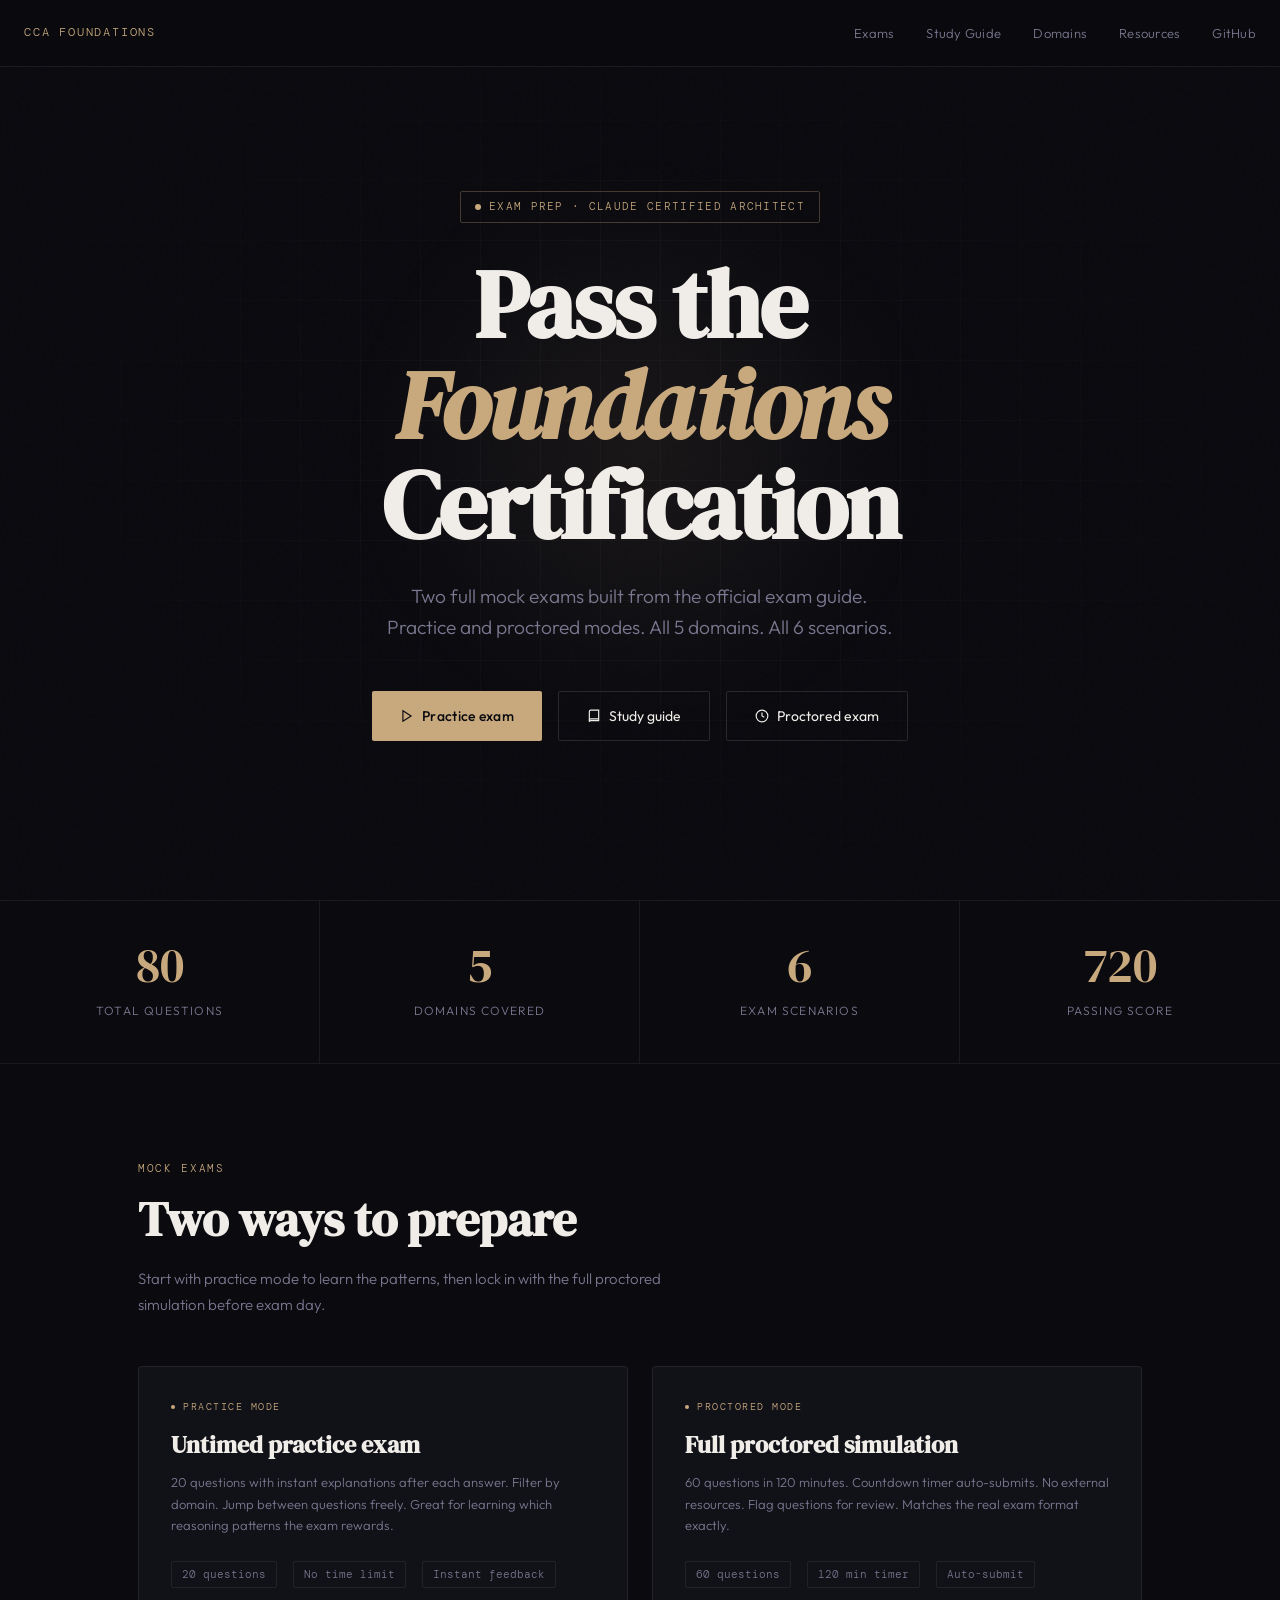
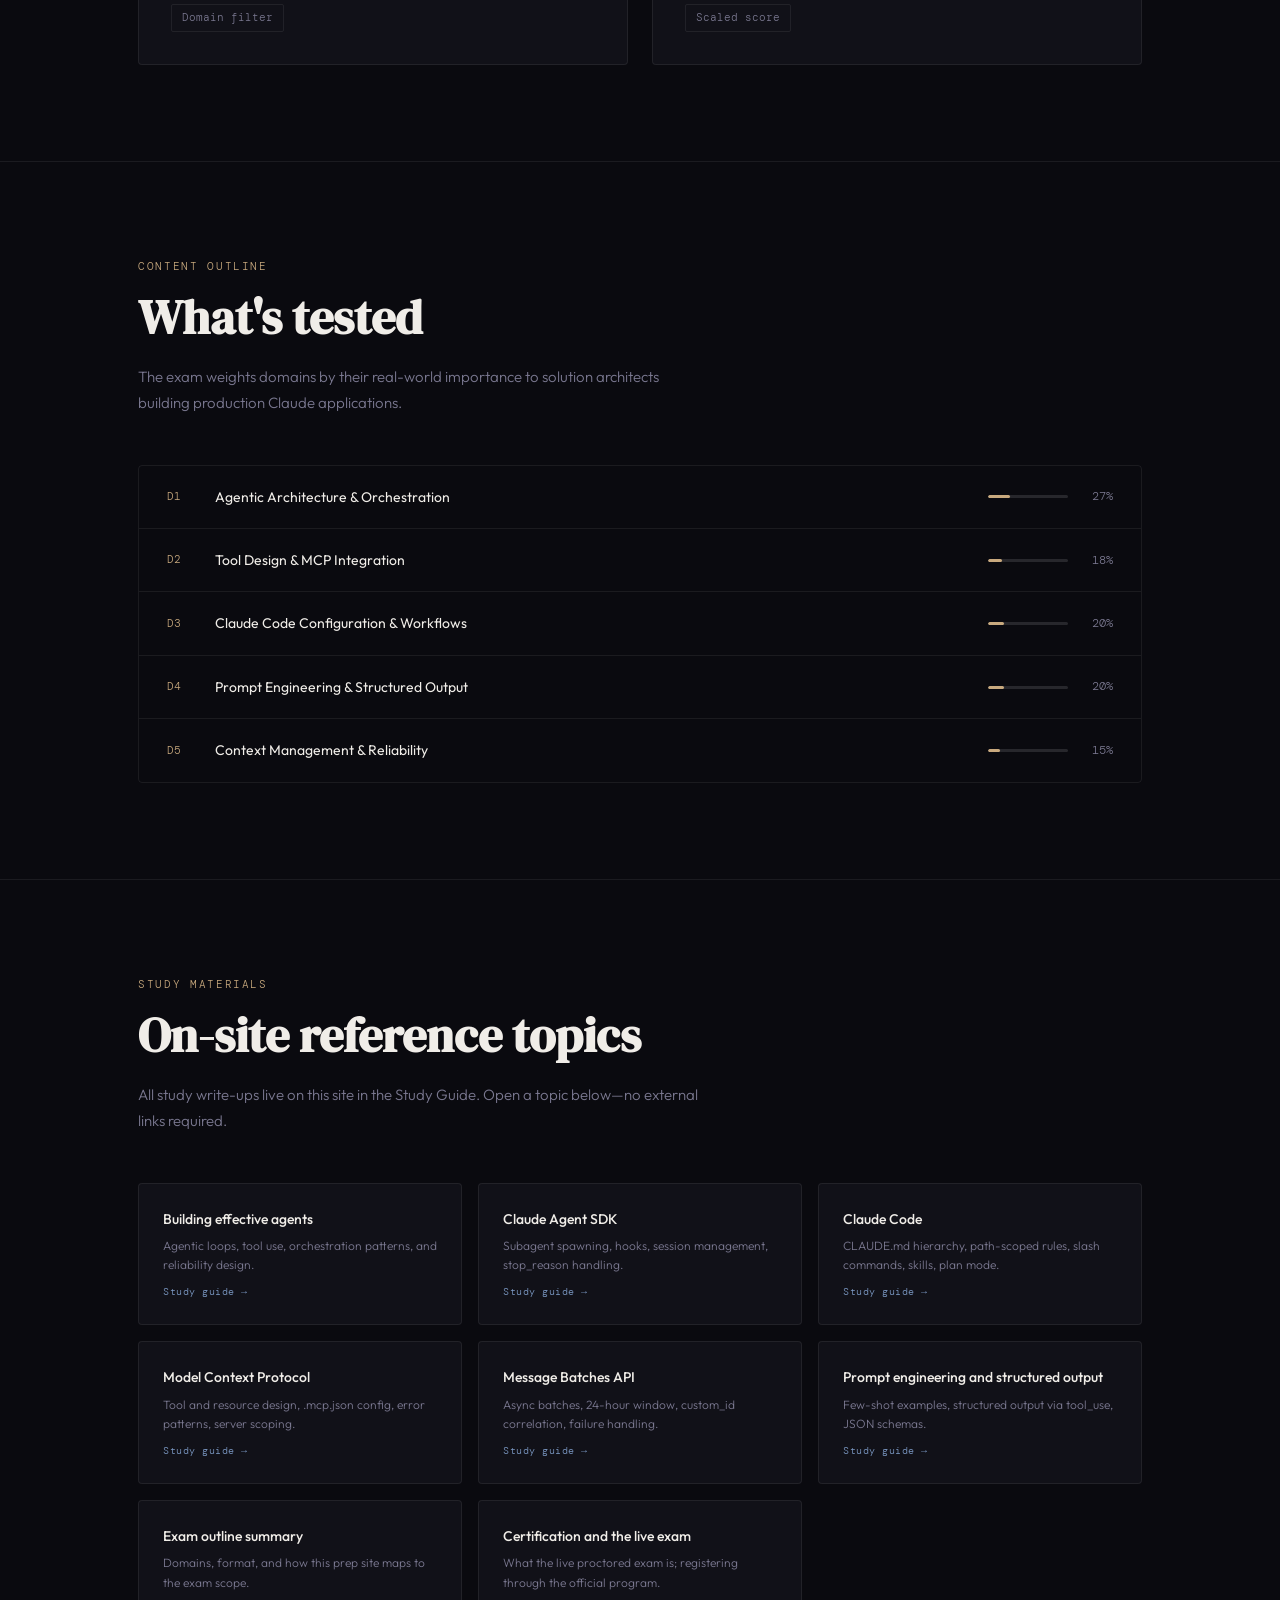
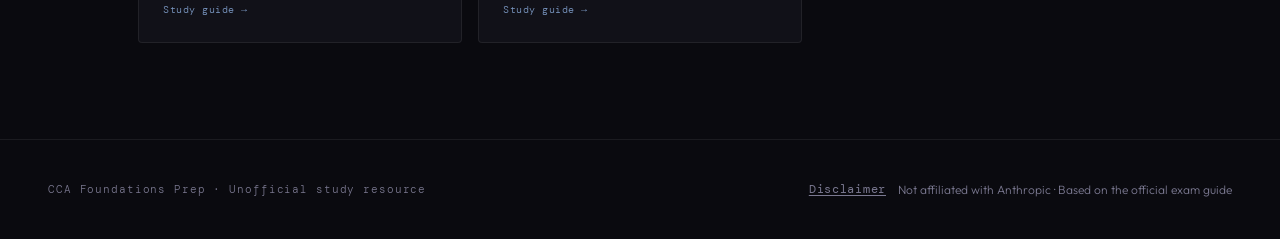
<file: index.html>
<!doctype html>
<html lang="en">
  <head>
    <meta charset="UTF-8" />
    <meta
      name="viewport"
      content="width=device-width, initial-scale=1.0, viewport-fit=cover"
    />
    <title>Claude Certified Architect — Exam Prep</title>
    <link rel="preconnect" href="https://fonts.googleapis.com" />
    <link rel="preconnect" href="https://fonts.gstatic.com" crossorigin />
    <link
      href="https://fonts.googleapis.com/css2?family=DM+Serif+Display:ital@0;1&family=DM+Mono:wght@400;500&family=Outfit:wght@300;400;500;600&display=swap"
      rel="stylesheet"
    />
    <style>
      :root {
        --bg: #0a0a0f;
        --surface: #111118;
        --surface2: #1a1a24;
        --border: rgba(255, 255, 255, 0.07);
        --border2: rgba(255, 255, 255, 0.12);
        --text: #f0ede8;
        --muted: #7a7890;
        --accent: #c8a97e;
        --accent2: #7e9cc8;
        --green: #6dbf8f;
        --red: #bf6d6d;
        --glow: rgba(200, 169, 126, 0.15);
      }

      *,
      *::before,
      *::after {
        box-sizing: border-box;
        margin: 0;
        padding: 0;
      }

      html {
        scroll-behavior: smooth;
      }

      body {
        background: var(--bg);
        color: var(--text);
        font-family: "Outfit", sans-serif;
        font-weight: 300;
        line-height: 1.6;
        min-height: 100vh;
        overflow-x: hidden;
      }

      /* ---- NOISE OVERLAY ---- */
      body::before {
        content: "";
        position: fixed;
        inset: 0;
        background-image: url("data:image/svg+xml,%3Csvg viewBox='0 0 256 256' xmlns='http://www.w3.org/2000/svg'%3E%3Cfilter id='noise'%3E%3CfeTurbulence type='fractalNoise' baseFrequency='0.9' numOctaves='4' stitchTiles='stitch'/%3E%3C/filter%3E%3Crect width='100%25' height='100%25' filter='url(%23noise)' opacity='0.04'/%3E%3C/svg%3E");
        pointer-events: none;
        z-index: 0;
        opacity: 0.4;
      }

      /* ---- NAV ---- */
      nav {
        position: fixed;
        top: 0;
        left: 0;
        right: 0;
        z-index: 100;
        display: flex;
        align-items: center;
        justify-content: space-between;
        padding: 1.25rem max(1.5rem, env(safe-area-inset-right)) 1.25rem
          max(1.5rem, env(safe-area-inset-left));
        padding-top: max(1.25rem, env(safe-area-inset-top));
        border-bottom: 1px solid var(--border);
        background: rgba(10, 10, 15, 0.85);
        backdrop-filter: blur(16px);
      }

      .nav-logo {
        font-family: "DM Mono", monospace;
        font-size: 12px;
        color: var(--accent);
        letter-spacing: 0.15em;
        text-transform: uppercase;
        text-decoration: none;
      }

      .nav-links {
        display: flex;
        gap: 2rem;
        list-style: none;
        align-items: center;
        flex-wrap: wrap;
        justify-content: flex-end;
        row-gap: 0.5rem;
      }

      .nav-links a {
        font-size: 13px;
        color: var(--muted);
        text-decoration: none;
        letter-spacing: 0.02em;
        transition: color 0.2s;
      }

      .nav-links a:hover {
        color: var(--text);
      }

      /* ---- HERO ---- */
      .hero {
        position: relative;
        min-height: 100vh;
        min-height: 100dvh;
        display: flex;
        align-items: center;
        justify-content: center;
        padding: 8rem max(1.25rem, env(safe-area-inset-right)) 6rem
          max(1.25rem, env(safe-area-inset-left));
        padding-top: max(8rem, calc(4rem + env(safe-area-inset-top)));
        text-align: center;
        overflow: hidden;
      }

      .hero-glow {
        position: absolute;
        width: 600px;
        height: 600px;
        border-radius: 50%;
        background: radial-gradient(
          circle,
          rgba(200, 169, 126, 0.08) 0%,
          transparent 70%
        );
        top: 50%;
        left: 50%;
        transform: translate(-50%, -50%);
        pointer-events: none;
      }

      .hero-grid {
        position: absolute;
        inset: 0;
        background-image:
          linear-gradient(rgba(255, 255, 255, 0.025) 1px, transparent 1px),
          linear-gradient(
            90deg,
            rgba(255, 255, 255, 0.025) 1px,
            transparent 1px
          );
        background-size: 60px 60px;
        mask-image: radial-gradient(
          ellipse at center,
          black 30%,
          transparent 80%
        );
        pointer-events: none;
      }

      .badge {
        display: inline-flex;
        align-items: center;
        gap: 8px;
        font-family: "DM Mono", monospace;
        font-size: 11px;
        letter-spacing: 0.12em;
        text-transform: uppercase;
        color: var(--accent);
        border: 1px solid rgba(200, 169, 126, 0.3);
        padding: 6px 14px;
        border-radius: 2px;
        margin-bottom: 2rem;
        animation: fadeUp 0.6s ease both;
      }

      .badge::before {
        content: "";
        width: 6px;
        height: 6px;
        border-radius: 50%;
        background: var(--accent);
        animation: pulse 2s ease infinite;
      }

      @keyframes pulse {
        0%,
        100% {
          opacity: 1;
          transform: scale(1);
        }
        50% {
          opacity: 0.5;
          transform: scale(0.8);
        }
      }

      .hero-title {
        font-family: "DM Serif Display", serif;
        font-size: clamp(3rem, 8vw, 6rem);
        line-height: 1.05;
        letter-spacing: -0.02em;
        margin-bottom: 1.5rem;
        animation: fadeUp 0.6s 0.1s ease both;
      }

      .hero-title em {
        font-style: italic;
        color: var(--accent);
      }

      .hero-sub {
        font-size: clamp(1rem, 2vw, 1.2rem);
        color: var(--muted);
        max-width: 520px;
        margin: 0 auto 3rem;
        font-weight: 300;
        animation: fadeUp 0.6s 0.2s ease both;
      }

      .hero-actions {
        display: flex;
        gap: 1rem;
        justify-content: center;
        flex-wrap: wrap;
        animation: fadeUp 0.6s 0.3s ease both;
      }

      .btn-primary {
        display: inline-flex;
        align-items: center;
        gap: 8px;
        background: var(--accent);
        color: #0a0a0f;
        font-family: "Outfit", sans-serif;
        font-size: 14px;
        font-weight: 500;
        padding: 14px 28px;
        border-radius: 2px;
        text-decoration: none;
        transition:
          opacity 0.2s,
          transform 0.2s;
        letter-spacing: 0.02em;
      }

      .btn-primary:hover {
        opacity: 0.88;
        transform: translateY(-1px);
      }

      .btn-secondary {
        display: inline-flex;
        align-items: center;
        gap: 8px;
        background: transparent;
        color: var(--text);
        font-family: "Outfit", sans-serif;
        font-size: 14px;
        font-weight: 400;
        padding: 13px 28px;
        border-radius: 2px;
        border: 1px solid var(--border2);
        text-decoration: none;
        transition:
          border-color 0.2s,
          background 0.2s;
      }

      .btn-secondary:hover {
        border-color: rgba(255, 255, 255, 0.25);
        background: rgba(255, 255, 255, 0.04);
      }

      @keyframes fadeUp {
        from {
          opacity: 0;
          transform: translateY(20px);
        }
        to {
          opacity: 1;
          transform: translateY(0);
        }
      }

      /* ---- STATS ---- */
      .stats {
        position: relative;
        display: grid;
        grid-template-columns: repeat(auto-fit, minmax(180px, 1fr));
        gap: 0;
        border-top: 1px solid var(--border);
        border-bottom: 1px solid var(--border);
        margin: 0;
        animation: fadeUp 0.6s 0.4s ease both;
      }

      .stat {
        padding: 2.5rem 2rem;
        text-align: center;
        border-right: 1px solid var(--border);
      }

      .stat:last-child {
        border-right: none;
      }

      .stat-num {
        font-family: "DM Serif Display", serif;
        font-size: 3rem;
        color: var(--accent);
        display: block;
        line-height: 1;
        margin-bottom: 8px;
      }

      .stat-label {
        font-size: 12px;
        color: var(--muted);
        text-transform: uppercase;
        letter-spacing: 0.1em;
      }

      /* ---- SECTION ---- */
      section {
        position: relative;
        padding: 6rem max(3rem, env(safe-area-inset-right)) 6rem
          max(3rem, env(safe-area-inset-left));
        max-width: 1100px;
        margin: 0 auto;
      }

      .section-tag {
        font-family: "DM Mono", monospace;
        font-size: 11px;
        letter-spacing: 0.15em;
        text-transform: uppercase;
        color: var(--accent);
        margin-bottom: 1rem;
        display: block;
      }

      .section-title {
        font-family: "DM Serif Display", serif;
        font-size: clamp(2rem, 4vw, 3rem);
        line-height: 1.1;
        margin-bottom: 1.25rem;
      }

      .section-body {
        font-size: 15px;
        color: var(--muted);
        max-width: 560px;
        line-height: 1.75;
      }

      /* ---- EXAM CARDS ---- */
      .exam-grid {
        display: grid;
        grid-template-columns: 1fr 1fr;
        gap: 1.5rem;
        margin-top: 3rem;
      }

      @media (max-width: 900px) {
        nav {
          padding: 1rem max(1.5rem, env(safe-area-inset-right)) 1rem
            max(1.5rem, env(safe-area-inset-left));
          padding-top: max(1rem, env(safe-area-inset-top));
          gap: 0.75rem;
          align-items: flex-start;
        }
        .nav-links {
          gap: 1rem 1.25rem;
          justify-content: flex-end;
        }
      }

      @media (max-width: 700px) {
        .exam-grid {
          grid-template-columns: 1fr;
        }
        nav {
          flex-direction: column;
          align-items: stretch;
          padding: 1rem max(1.25rem, env(safe-area-inset-right)) 1rem
            max(1.25rem, env(safe-area-inset-left));
          padding-top: max(1rem, env(safe-area-inset-top));
        }
        .nav-logo {
          align-self: flex-start;
        }
        .nav-links {
          width: 100%;
          justify-content: flex-start;
          gap: 0.65rem 1rem;
        }
        section {
          padding: 4rem max(1.25rem, env(safe-area-inset-right)) 4rem
            max(1.25rem, env(safe-area-inset-left));
        }
        .stat {
          padding: 2rem 1rem;
        }
        .hero {
          padding: 7rem max(1.25rem, env(safe-area-inset-right)) 4rem
            max(1.25rem, env(safe-area-inset-left));
          padding-top: max(7rem, calc(3.5rem + env(safe-area-inset-top)));
        }
        .hero-actions {
          flex-direction: column;
          align-items: stretch;
        }
        .hero-actions .btn-primary,
        .hero-actions .btn-secondary {
          justify-content: center;
        }
        footer {
          padding: 2rem max(1.25rem, env(safe-area-inset-right)) 2rem
            max(1.25rem, env(safe-area-inset-left));
          padding-bottom: max(2rem, env(safe-area-inset-bottom));
          flex-direction: column;
          align-items: flex-start;
        }
        .footer-right {
          justify-content: flex-start;
        }
      }

      /* Stats: 2×2 grid and cell borders on phones / small tablets */
      @media (max-width: 640px) {
        .stats {
          grid-template-columns: 1fr 1fr;
        }
        .stat {
          border-right: 1px solid var(--border);
          border-bottom: 1px solid var(--border);
          padding: 1.5rem 0.75rem;
        }
        .stat:nth-child(2n) {
          border-right: none;
        }
        .stat:nth-last-child(-n + 2) {
          border-bottom: none;
        }
        .stat-num {
          font-size: 2.25rem;
        }
      }

      /* Domain row: stack on small phones */
      @media (max-width: 560px) {
        .domain-item {
          flex-wrap: wrap;
          align-items: flex-start;
          padding: 1rem 1.1rem;
          gap: 0.65rem 1rem;
        }
        .domain-name {
          flex: 1 1 100%;
          order: 0;
        }
        .domain-num {
          order: -1;
        }
        .domain-bar-bg {
          flex: 1;
          min-width: 0;
          width: auto;
        }
        .domain-pct {
          margin-left: auto;
        }
      }

      @media (max-width: 400px) {
        .resource-grid {
          grid-template-columns: 1fr;
        }
        .exam-card {
          padding: 1.5rem;
        }
        .exam-card .card-arrow {
          bottom: 1.25rem;
          right: 1.25rem;
        }
      }

      .exam-card {
        position: relative;
        background: var(--surface);
        border: 1px solid var(--border);
        border-radius: 4px;
        padding: 2rem;
        text-decoration: none;
        color: var(--text);
        display: block;
        transition:
          border-color 0.25s,
          transform 0.25s;
        overflow: hidden;
      }

      .exam-card::before {
        content: "";
        position: absolute;
        top: 0;
        left: 0;
        right: 0;
        height: 1px;
        background: linear-gradient(
          90deg,
          transparent,
          var(--accent),
          transparent
        );
        opacity: 0;
        transition: opacity 0.3s;
      }

      .exam-card:hover {
        border-color: var(--border2);
        transform: translateY(-3px);
      }
      .exam-card:hover::before {
        opacity: 1;
      }

      .exam-card-tag {
        font-family: "DM Mono", monospace;
        font-size: 10px;
        letter-spacing: 0.15em;
        text-transform: uppercase;
        color: var(--accent);
        margin-bottom: 1rem;
        display: flex;
        align-items: center;
        gap: 8px;
      }

      .exam-card-tag::before {
        content: "";
        width: 4px;
        height: 4px;
        border-radius: 50%;
        background: var(--accent);
      }

      .exam-card h3 {
        font-family: "DM Serif Display", serif;
        font-size: 1.5rem;
        margin-bottom: 0.75rem;
        line-height: 1.2;
      }

      .exam-card p {
        font-size: 13px;
        color: var(--muted);
        line-height: 1.65;
        margin-bottom: 1.5rem;
      }

      .exam-card-meta {
        display: flex;
        gap: 1rem;
        flex-wrap: wrap;
      }

      .meta-pill {
        font-family: "DM Mono", monospace;
        font-size: 11px;
        color: var(--muted);
        border: 1px solid var(--border);
        padding: 4px 10px;
        border-radius: 2px;
      }

      .card-arrow {
        position: absolute;
        bottom: 2rem;
        right: 2rem;
        font-size: 1.25rem;
        color: var(--accent);
        opacity: 0;
        transform: translateX(-6px);
        transition:
          opacity 0.2s,
          transform 0.2s;
      }

      .exam-card:hover .card-arrow {
        opacity: 1;
        transform: translateX(0);
      }

      /* ---- DOMAINS ---- */
      .domain-list {
        margin-top: 3rem;
        display: flex;
        flex-direction: column;
        gap: 0;
        border: 1px solid var(--border);
        border-radius: 4px;
        overflow: hidden;
      }

      .domain-item {
        display: flex;
        align-items: center;
        gap: 1.5rem;
        padding: 1.25rem 1.75rem;
        border-bottom: 1px solid var(--border);
        transition: background 0.2s;
      }

      .domain-item:last-child {
        border-bottom: none;
      }
      .domain-item:hover {
        background: var(--surface);
      }

      .domain-num {
        font-family: "DM Mono", monospace;
        font-size: 11px;
        color: var(--accent);
        min-width: 24px;
      }

      .domain-name {
        flex: 1;
        font-size: 14px;
        font-weight: 400;
      }

      .domain-pct {
        font-family: "DM Mono", monospace;
        font-size: 12px;
        color: var(--muted);
      }

      .domain-bar-bg {
        width: 80px;
        height: 3px;
        background: var(--border2);
        border-radius: 2px;
        overflow: hidden;
      }

      .domain-bar {
        height: 100%;
        border-radius: 2px;
        background: var(--accent);
      }

      /* ---- RESOURCES ---- */
      .resource-grid {
        display: grid;
        grid-template-columns: repeat(auto-fit, minmax(260px, 1fr));
        gap: 1rem;
        margin-top: 3rem;
      }

      .resource-card {
        background: var(--surface);
        border: 1px solid var(--border);
        border-radius: 4px;
        padding: 1.5rem;
        text-decoration: none;
        color: var(--text);
        display: block;
        transition: border-color 0.2s;
      }

      .resource-card:hover {
        border-color: var(--border2);
      }

      .resource-card h4 {
        font-size: 14px;
        font-weight: 500;
        margin-bottom: 6px;
      }

      .resource-card p {
        font-size: 12px;
        color: var(--muted);
        line-height: 1.6;
      }

      .resource-card .rc-link {
        font-family: "DM Mono", monospace;
        font-size: 10px;
        color: var(--accent2);
        margin-top: 10px;
        display: block;
        letter-spacing: 0.05em;
      }

      /* ---- FOOTER ---- */
      footer {
        border-top: 1px solid var(--border);
        padding: 2.5rem max(3rem, env(safe-area-inset-right)) 2.5rem
          max(3rem, env(safe-area-inset-left));
        padding-bottom: max(2.5rem, env(safe-area-inset-bottom));
        display: flex;
        align-items: center;
        justify-content: space-between;
        gap: 1rem;
        flex-wrap: wrap;
      }

      .footer-left {
        font-family: "DM Mono", monospace;
        font-size: 11px;
        color: var(--muted);
        letter-spacing: 0.08em;
      }

      .footer-right {
        font-size: 12px;
        color: var(--muted);
        display: flex;
        align-items: center;
        flex-wrap: wrap;
        gap: 0.5rem 0.75rem;
        justify-content: flex-end;
      }

      .footer-right .footer-disclaimer-note {
        color: var(--muted);
      }

      /* ---- DIVIDER ---- */
      .full-divider {
        border: none;
        border-top: 1px solid var(--border);
        margin: 0;
      }
    </style>
    <link rel="stylesheet" href="disclaimer-modal.css" />
    <script type="text/javascript">
      (function (c, l, a, r, i, t, y) {
        c[a] =
          c[a] ||
          function () {
            (c[a].q = c[a].q || []).push(arguments);
          };
        t = l.createElement(r);
        t.async = 1;
        t.src = "https://www.clarity.ms/tag/" + i;
        y = l.getElementsByTagName(r)[0];
        y.parentNode.insertBefore(t, y);
      })(window, document, "clarity", "script", "w9178he6sz");
    </script>
    <script src="disclaimer-modal.js" defer></script>
  </head>
  <body>
    <nav>
      <a class="nav-logo" href="index.html">CCA Foundations</a>
      <ul class="nav-links">
        <li><a href="#exams">Exams</a></li>
        <li><a href="study-guide.html">Study Guide</a></li>
        <li><a href="#domains">Domains</a></li>
        <li><a href="#resources">Resources</a></li>
        <li>
          <a
            class="nav-github"
            href="https://github.com/hkyip/cca-exam-prep"
            target="_blank"
            rel="noopener noreferrer"
            aria-label="Star cca-exam-prep on GitHub"
          >
            GitHub
          </a>
        </li>
      </ul>
    </nav>

    <!-- HERO -->
    <div class="hero">
      <div class="hero-grid"></div>
      <div class="hero-glow"></div>
      <div style="position: relative; z-index: 1">
        <div class="badge">Exam Prep · Claude Certified Architect</div>
        <h1 class="hero-title">
          Pass the<br /><em>Foundations</em><br />Certification
        </h1>
        <p class="hero-sub">
          Two full mock exams built from the official exam guide. Practice and
          proctored modes. All 5 domains. All 6 scenarios.
        </p>
        <div class="hero-actions">
          <a href="practice.html" class="btn-primary">
            <svg
              width="14"
              height="14"
              viewBox="0 0 24 24"
              fill="none"
              stroke="currentColor"
              stroke-width="2"
            >
              <polygon points="5 3 19 12 5 21 5 3" />
            </svg>
            Practice exam
          </a>
          <a href="study-guide.html" class="btn-secondary">
            <svg
              width="14"
              height="14"
              viewBox="0 0 24 24"
              fill="none"
              stroke="currentColor"
              stroke-width="2"
            >
              <path d="M4 19.5A2.5 2.5 0 0 1 6.5 17H20" />
              <path
                d="M6.5 2H20v18H6.5A2.5 2.5 0 0 0 4 22V4.5A2.5 2.5 0 0 1 6.5 2z"
              />
            </svg>
            Study guide
          </a>
          <a href="proctored.html" class="btn-secondary">
            <svg
              width="14"
              height="14"
              viewBox="0 0 24 24"
              fill="none"
              stroke="currentColor"
              stroke-width="2"
            >
              <circle cx="12" cy="12" r="10" />
              <polyline points="12 6 12 12 16 14" />
            </svg>
            Proctored exam
          </a>
        </div>
      </div>
    </div>

    <!-- STATS -->
    <div class="stats">
      <div class="stat">
        <span class="stat-num">80</span>
        <span class="stat-label">Total questions</span>
      </div>
      <div class="stat">
        <span class="stat-num">5</span>
        <span class="stat-label">Domains covered</span>
      </div>
      <div class="stat">
        <span class="stat-num">6</span>
        <span class="stat-label">Exam scenarios</span>
      </div>
      <div class="stat">
        <span class="stat-num">720</span>
        <span class="stat-label">Passing score</span>
      </div>
    </div>

    <!-- EXAMS -->
    <section id="exams">
      <span class="section-tag">Mock exams</span>
      <h2 class="section-title">Two ways to prepare</h2>
      <p class="section-body">
        Start with practice mode to learn the patterns, then lock in with the
        full proctored simulation before exam day.
      </p>

      <div class="exam-grid">
        <a href="practice.html" class="exam-card">
          <div class="exam-card-tag">Practice mode</div>
          <h3>Untimed practice exam</h3>
          <p>
            20 questions with instant explanations after each answer. Filter by
            domain. Jump between questions freely. Great for learning which
            reasoning patterns the exam rewards.
          </p>
          <div class="exam-card-meta">
            <span class="meta-pill">20 questions</span>
            <span class="meta-pill">No time limit</span>
            <span class="meta-pill">Instant feedback</span>
            <span class="meta-pill">Domain filter</span>
          </div>
          <div class="card-arrow">→</div>
        </a>

        <a href="proctored.html" class="exam-card">
          <div class="exam-card-tag">Proctored mode</div>
          <h3>Full proctored simulation</h3>
          <p>
            60 questions in 120 minutes. Countdown timer auto-submits. No
            external resources. Flag questions for review. Matches the real exam
            format exactly.
          </p>
          <div class="exam-card-meta">
            <span class="meta-pill">60 questions</span>
            <span class="meta-pill">120 min timer</span>
            <span class="meta-pill">Auto-submit</span>
            <span class="meta-pill">Scaled score</span>
          </div>
          <div class="card-arrow">→</div>
        </a>
      </div>
    </section>

    <hr class="full-divider" />

    <!-- DOMAINS -->
    <section id="domains">
      <span class="section-tag">Content outline</span>
      <h2 class="section-title">What's tested</h2>
      <p class="section-body">
        The exam weights domains by their real-world importance to solution
        architects building production Claude applications.
      </p>

      <div class="domain-list">
        <div class="domain-item">
          <span class="domain-num">D1</span>
          <span class="domain-name"
            >Agentic Architecture &amp; Orchestration</span
          >
          <div class="domain-bar-bg">
            <div class="domain-bar" style="width: 27%"></div>
          </div>
          <span class="domain-pct">27%</span>
        </div>
        <div class="domain-item">
          <span class="domain-num">D2</span>
          <span class="domain-name">Tool Design &amp; MCP Integration</span>
          <div class="domain-bar-bg">
            <div class="domain-bar" style="width: 18%"></div>
          </div>
          <span class="domain-pct">18%</span>
        </div>
        <div class="domain-item">
          <span class="domain-num">D3</span>
          <span class="domain-name"
            >Claude Code Configuration &amp; Workflows</span
          >
          <div class="domain-bar-bg">
            <div class="domain-bar" style="width: 20%"></div>
          </div>
          <span class="domain-pct">20%</span>
        </div>
        <div class="domain-item">
          <span class="domain-num">D4</span>
          <span class="domain-name"
            >Prompt Engineering &amp; Structured Output</span
          >
          <div class="domain-bar-bg">
            <div class="domain-bar" style="width: 20%"></div>
          </div>
          <span class="domain-pct">20%</span>
        </div>
        <div class="domain-item">
          <span class="domain-num">D5</span>
          <span class="domain-name">Context Management &amp; Reliability</span>
          <div class="domain-bar-bg">
            <div class="domain-bar" style="width: 15%"></div>
          </div>
          <span class="domain-pct">15%</span>
        </div>
      </div>
    </section>

    <hr class="full-divider" />

    <!-- RESOURCES -->
    <section id="resources">
      <span class="section-tag">Study materials</span>
      <h2 class="section-title">On-site reference topics</h2>
      <p class="section-body">
        All study write-ups live on this site in the Study Guide. Open a topic
        below—no external links required.
      </p>

      <div class="resource-grid">
        <a href="study-guide.html#agents" class="resource-card">
          <h4>Building effective agents</h4>
          <p>
            Agentic loops, tool use, orchestration patterns, and reliability
            design.
          </p>
          <span class="rc-link">Study guide →</span>
        </a>
        <a href="study-guide.html#agent-sdk" class="resource-card">
          <h4>Claude Agent SDK</h4>
          <p>
            Subagent spawning, hooks, session management, stop_reason handling.
          </p>
          <span class="rc-link">Study guide →</span>
        </a>
        <a href="study-guide.html#claude-code" class="resource-card">
          <h4>Claude Code</h4>
          <p>
            CLAUDE.md hierarchy, path-scoped rules, slash commands, skills, plan
            mode.
          </p>
          <span class="rc-link">Study guide →</span>
        </a>
        <a href="study-guide.html#mcp" class="resource-card">
          <h4>Model Context Protocol</h4>
          <p>
            Tool and resource design, .mcp.json config, error patterns, server
            scoping.
          </p>
          <span class="rc-link">Study guide →</span>
        </a>
        <a href="study-guide.html#batches" class="resource-card">
          <h4>Message Batches API</h4>
          <p>
            Async batches, 24-hour window, custom_id correlation, failure
            handling.
          </p>
          <span class="rc-link">Study guide →</span>
        </a>
        <a href="study-guide.html#prompt-engineering" class="resource-card">
          <h4>Prompt engineering and structured output</h4>
          <p>
            Few-shot examples, structured output via tool_use, JSON schemas.
          </p>
          <span class="rc-link">Study guide →</span>
        </a>
        <a href="study-guide.html#exam-outline" class="resource-card">
          <h4>Exam outline summary</h4>
          <p>Domains, format, and how this prep site maps to the exam scope.</p>
          <span class="rc-link">Study guide →</span>
        </a>
        <a href="study-guide.html#certification" class="resource-card">
          <h4>Certification and the live exam</h4>
          <p>
            What the live proctored exam is; registering through the official
            program.
          </p>
          <span class="rc-link">Study guide →</span>
        </a>
      </div>
    </section>

    <footer>
      <span class="footer-left"
        >CCA Foundations Prep · Unofficial study resource</span
      >
      <span class="footer-right">
        <button type="button" class="js-open-disclaimer">Disclaimer</button>
        <span class="footer-disclaimer-note"
          >Not affiliated with Anthropic · Based on the official exam
          guide</span
        >
      </span>
    </footer>
  </body>
</html>
</file>
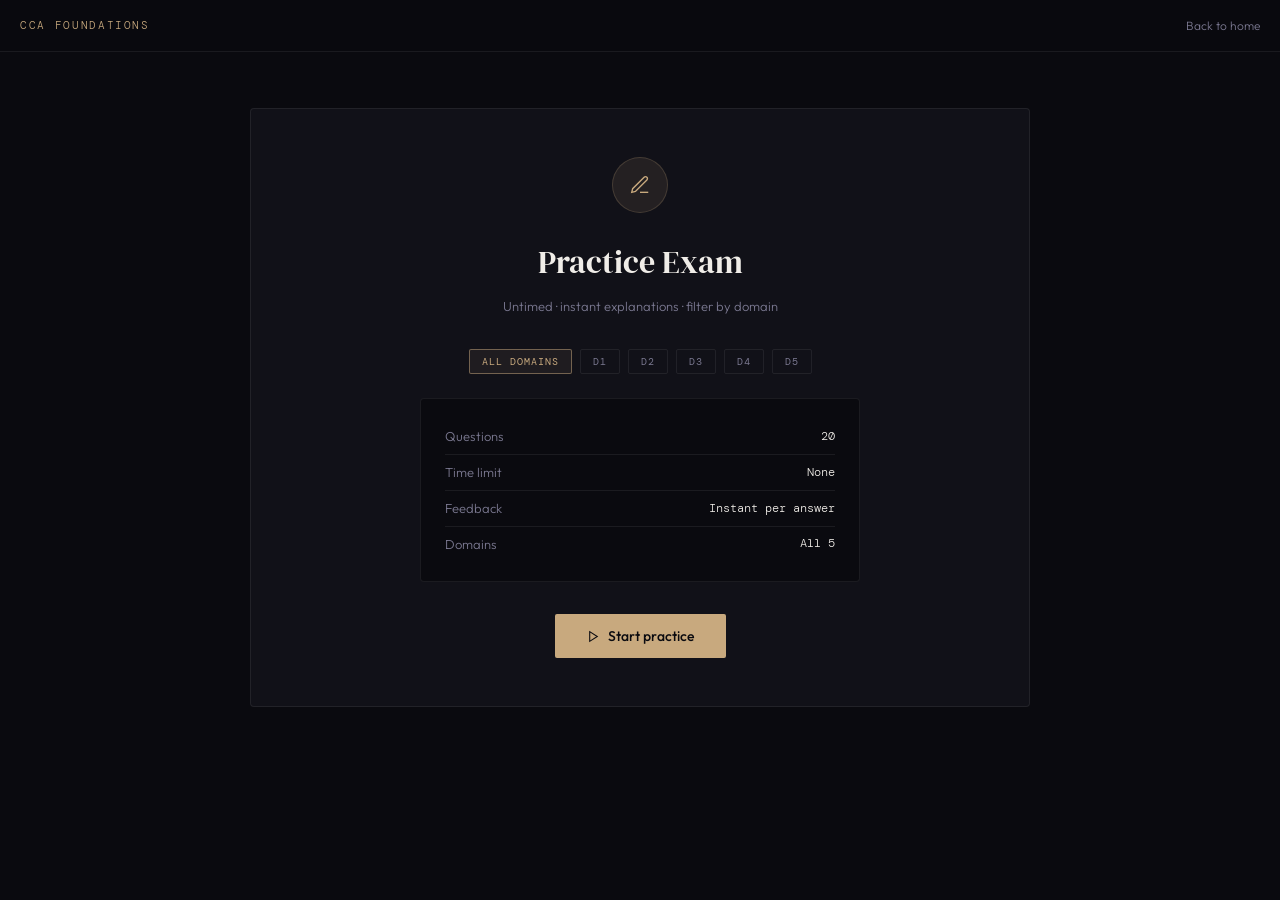
<file: practice.html>
<!doctype html>
<html lang="en">
  <head>
    <meta charset="UTF-8" />
    <meta
      name="viewport"
      content="width=device-width, initial-scale=1.0, viewport-fit=cover"
    />
    <title>Practice Exam — CCA Foundations</title>
    <link rel="preconnect" href="https://fonts.googleapis.com" />
    <link rel="preconnect" href="https://fonts.gstatic.com" crossorigin />
    <link
      href="https://fonts.googleapis.com/css2?family=DM+Serif+Display:ital@0;1&family=DM+Mono:wght@400;500&family=Outfit:wght@300;400;500&display=swap"
      rel="stylesheet"
    />
    <link rel="stylesheet" href="exam-shared.css" />
    <link rel="stylesheet" href="disclaimer-modal.css" />
    <script type="text/javascript">
      (function (c, l, a, r, i, t, y) {
        c[a] =
          c[a] ||
          function () {
            (c[a].q = c[a].q || []).push(arguments);
          };
        t = l.createElement(r);
        t.async = 1;
        t.src = "https://www.clarity.ms/tag/" + i;
        y = l.getElementsByTagName(r)[0];
        y.parentNode.insertBefore(t, y);
      })(window, document, "clarity", "script", "w9178he6sz");
    </script>
    <script src="disclaimer-modal.js" defer></script>
  </head>
  <body>
    <nav>
      <a class="nav-logo" href="index.html">CCA Foundations</a>
      <div class="nav-disclaimer-wrap">
        <a class="nav-back" href="index.html"> Back to home </a>
      </div>
    </nav>

    <main>
      <div id="root"></div>
    </main>

    <script src="questions-practice.js"></script>
    <script>
      let state = {
        phase: "intro",
        current: 0,
        answers: {},
        submitted: {},
        flagged: new Set(),
        filter: "all",
      };

      const DOMAIN_NAMES = {
        1: "Agentic Architecture",
        2: "Tool Design & MCP",
        3: "Claude Code Config",
        4: "Prompt Eng & Output",
        5: "Context & Reliability",
      };
      const DOMAIN_COLORS = {
        1: "#378ADD",
        2: "#1D9E75",
        3: "#BA7517",
        4: "#7F77DD",
        5: "#D85A30",
      };

      function getQueue() {
        if (state.filter === "all") return PRACTICE_Q.map((_, i) => i);
        const d = parseInt(state.filter);
        return PRACTICE_Q.map((q, i) => (q.d === d ? i : -1)).filter(
          (x) => x >= 0,
        );
      }

      function render() {
        const root = document.getElementById("root");
        if (state.phase === "intro") root.innerHTML = introHTML();
        else if (state.phase === "exam") root.innerHTML = examHTML();
        else root.innerHTML = resultsHTML();
        attachHandlers();
      }

      function introHTML() {
        const queue = getQueue();
        return `
  <div class="intro-card" style="margin-top:1.5rem">
    <div class="intro-icon">
      <svg width="22" height="22" viewBox="0 0 24 24" fill="none" stroke="currentColor" stroke-width="1.5"><path d="M12 20h9"/><path d="M16.5 3.5a2.121 2.121 0 0 1 3 3L7 19l-4 1 1-4L16.5 3.5z"/></svg>
    </div>
    <h1>Practice Exam</h1>
    <p class="subtitle">Untimed · instant explanations · filter by domain</p>

    <div style="display:flex;gap:8px;justify-content:center;flex-wrap:wrap;margin-bottom:1.5rem">
      ${["all", "1", "2", "3", "4", "5"]
        .map(
          (f) => `
        <button onclick="setFilter('${f}')" style="font-family:'DM Mono',monospace;font-size:10px;letter-spacing:0.1em;text-transform:uppercase;padding:5px 12px;border-radius:2px;border:1px solid ${state.filter === f ? "rgba(200,169,126,0.5)" : "var(--border)"};background:${state.filter === f ? "rgba(200,169,126,0.08)" : "transparent"};color:${state.filter === f ? "var(--accent)" : "var(--muted)"};cursor:pointer;transition:all 0.15s">
          ${f === "all" ? "All domains" : "D" + f}
        </button>`,
        )
        .join("")}
    </div>

    <div class="rules-box">
      <div class="rule-row"><span class="rule-label">Questions</span><span class="rule-val">${queue.length}</span></div>
      <div class="rule-row"><span class="rule-label">Time limit</span><span class="rule-val">None</span></div>
      <div class="rule-row"><span class="rule-label">Feedback</span><span class="rule-val">Instant per answer</span></div>
      <div class="rule-row"><span class="rule-label">Domains</span><span class="rule-val">${state.filter === "all" ? "All 5" : "Domain " + state.filter + " only"}</span></div>
    </div>

    <button class="btn-start" onclick="startExam()">
      <svg width="13" height="13" viewBox="0 0 24 24" fill="none" stroke="currentColor" stroke-width="2"><polygon points="5 3 19 12 5 21 5 3"/></svg>
      Start practice
    </button>
  </div>`;
      }

      function setFilter(f) {
        state.filter = f;
        render();
      }

      function startExam() {
        function go() {
          state.queue = getQueue();
          state.current = 0;
          state.answers = {};
          state.submitted = {};
          state.flagged = new Set();
          state.phase = "exam";
          render();
        }
        if (typeof window.ccaEnsureDisclaimerAcknowledged === "function") {
          window.ccaEnsureDisclaimerAcknowledged(go);
        } else {
          go();
        }
      }

      function examHTML() {
        const qi = state.queue[state.current];
        const q = PRACTICE_Q[qi];
        const total = state.queue.length;
        const answered = Object.keys(state.answers).length;
        const correct = Object.keys(state.submitted).filter(
          (k) =>
            state.answers[state.queue[parseInt(k)]] ===
            PRACTICE_Q[state.queue[parseInt(k)]].c,
        ).length;
        const isSub = state.submitted[state.current] !== undefined;
        const isFlagged = state.flagged.has(state.current);

        const qnavHTML = state.queue
          .map((qi2, i) => {
            let cls = "qn";
            if (i === state.current) cls += " current";
            else if (state.submitted[i] !== undefined) {
              cls +=
                state.answers[state.queue[i]] === PRACTICE_Q[state.queue[i]].c
                  ? " correct-nav"
                  : " wrong-nav";
            } else if (state.answers[state.queue[i]] !== undefined)
              cls += " answered";
            else if (state.flagged.has(i)) cls += " flagged-nav";
            return `<button class="${cls}" onclick="goTo(${i})">${i + 1}</button>`;
          })
          .join("");

        const optsHTML = q.opts
          .map((o, i) => {
            let cls = "opt";
            if (isSub) {
              if (i === q.c) cls += " correct";
              else if (state.answers[state.current] === i) cls += " wrong";
            } else {
              if (state.answers[state.current] === i) cls += " sel";
            }
            return `<button class="${cls}" onclick="pick(${i})" ${isSub ? "disabled" : ""}><span class="opt-letter">${String.fromCharCode(65 + i)}.</span><span>${o.replace(/`([^`]+)`/g, "<code>$1</code>")}</span></button>`;
          })
          .join("");

        const expCls =
          "exp" +
          (isSub ? " show" : "") +
          (isSub && state.answers[state.current] !== q.c ? " bad" : "");

        return `
  <div style="display:flex;align-items:center;justify-content:space-between;padding:0.75rem 0;margin-bottom:0.75rem;gap:1rem;flex-wrap:wrap">
    <div style="display:flex;gap:16px;font-family:'DM Mono',monospace;font-size:11px;color:var(--muted)">
      <span>Answered: <strong style="color:var(--text)">${answered}/${total}</strong></span>
      <span>Correct: <strong style="color:var(--green)">${correct}</strong></span>
    </div>
    <button onclick="showResults()" style="font-family:'DM Mono',monospace;font-size:10px;text-transform:uppercase;letter-spacing:0.1em;padding:6px 14px;border-radius:2px;border:1px solid var(--border2);background:transparent;color:var(--muted);cursor:pointer">Finish &amp; review</button>
  </div>

  <div class="qnav">${qnavHTML}</div>

  <div class="q-card">
    <div class="q-top">
      <div>
        <span class="scenario-pill ${q.sc}">${q.s}</span>
        <div class="q-meta">Q${state.current + 1} of ${total} &nbsp;·&nbsp; Domain ${q.d}</div>
      </div>
      <button class="flag-btn ${isFlagged ? "flagged" : ""}" onclick="toggleFlag()">${isFlagged ? "Flagged" : "Flag"}</button>
    </div>
    <div class="q-text">${q.q.replace(/`([^`]+)`/g, "<code>$1</code>")}</div>
    <div class="opts">${optsHTML}</div>
    <div class="${expCls}">
      <div class="exp-hdr">${isSub ? (state.answers[state.current] === q.c ? "Correct" : "Incorrect — correct: " + String.fromCharCode(65 + q.c)) : "Explanation"}</div>
      ${q.exp}
    </div>
    <div class="nav-row">
      <button class="btn btn-submit-ans" onclick="submitOne()" ${state.answers[state.current] === undefined || isSub ? "disabled" : ""}>${isSub ? "Submitted" : "Submit answer"}</button>
      ${state.current > 0 ? `<button class="btn" onclick="goTo(${state.current - 1})">← Prev</button>` : ""}
      ${
        state.current < total - 1
          ? `<button class="btn" onclick="goTo(${state.current + 1})" ${!isSub ? "disabled" : ""}>Next →</button>`
          : `<button class="btn btn-submit-ans" onclick="showResults()" ${!isSub ? "disabled" : ""}>View results →</button>`
      }
      <button class="skip-link" onclick="skip()">skip</button>
    </div>
  </div>`;
      }

      function resultsHTML() {
        const total = state.queue.length;
        const correct = state.queue.filter(
          (qi, i) => state.answers[i] === PRACTICE_Q[qi].c,
        ).length;
        const skipped = state.queue.filter(
          (qi, i) => state.answers[i] === undefined,
        ).length;
        const pct = Math.round((correct / total) * 100);
        const scaled = Math.round(100 + (correct / total) * 900);
        const pass = scaled >= 720;

        const dMap = {};
        state.queue.forEach((qi, i) => {
          const d = PRACTICE_Q[qi].d;
          if (!dMap[d]) dMap[d] = { c: 0, t: 0 };
          dMap[d].t++;
          if (state.answers[i] === PRACTICE_Q[qi].c) dMap[d].c++;
        });

        return `
  <div style="margin-top:1rem">
    <div class="score-grid">
      <div class="score-cell"><span class="score-num" style="color:${pass ? "var(--green)" : "var(--red)"}">${correct}/${total}</span><span class="score-lbl">Score</span></div>
      <div class="score-cell"><span class="score-num" style="color:${pass ? "var(--green)" : "var(--red)"}">${scaled}</span><span class="score-lbl">Scaled</span></div>
      <div class="score-cell"><span class="score-num" style="color:${pass ? "var(--green)" : "var(--red)"};">${pass ? "Pass" : "Fail"}</span><span class="score-lbl">Result</span></div>
      <div class="score-cell"><span class="score-num" style="font-size:2rem">${skipped}</span><span class="score-lbl">Skipped</span></div>
    </div>

    <div class="domain-breakdown">
      <div class="db-header">Performance by domain</div>
      ${Object.entries(dMap)
        .map(
          ([d, s]) => `
        <div class="db-row">
          <div class="db-label">D${d}: ${DOMAIN_NAMES[d] || ""}</div>
          <div class="db-bar-bg"><div class="db-bar" style="width:${Math.round((s.c / s.t) * 100)}%;background:${DOMAIN_COLORS[d] || "#888"}"></div></div>
          <div class="db-pct">${s.c}/${s.t} (${Math.round((s.c / s.t) * 100)}%)</div>
        </div>`,
        )
        .join("")}
    </div>

    <div class="review-section">
      <div class="db-header">Question review</div>
      ${state.queue
        .map((qi, i) => {
          const q = PRACTICE_Q[qi];
          const ans = state.answers[i];
          const ok = ans === q.c;
          const skip = ans === undefined;
          return `<div class="review-item">
          <div class="ri ${skip ? "ri-skip" : ok ? "ri-correct" : "ri-wrong"}">${skip ? "—" : ok ? "✓" : "✗"}</div>
          <div class="ri-body">
            <div class="ri-meta">Q${i + 1} · D${q.d} · ${q.s}</div>
            <div class="ri-q">${q.q
              .replace(/<code>|<\/code>/g, "")
              .replace(/`([^`]+)`/g, "$1")
              .substring(0, 100)}…</div>
            ${!ok && !skip ? `<div class="ri-correction">Your: ${ans !== undefined ? String.fromCharCode(65 + ans) : "—"} &nbsp;·&nbsp; Correct: ${String.fromCharCode(65 + q.c)}</div>` : ""}
            ${ok ? `<div class="ri-ok">Correct</div>` : ""}
          </div>
        </div>`;
        })
        .join("")}
    </div>

    <div style="display:flex;gap:1rem;flex-wrap:wrap">
      <button class="restart-btn" onclick="resetExam()">← Retake</button>
      <a href="proctored.html" style="display:inline-flex;align-items:center;gap:8px;padding:11px 24px;border-radius:2px;border:1px solid rgba(200,169,126,0.3);background:rgba(200,169,126,0.06);color:var(--accent);font-family:'Outfit',sans-serif;font-size:13px;text-decoration:none;margin-top:1.5rem">Try the proctored exam →</a>
    </div>
  </div>`;
      }

      function pick(i) {
        if (state.submitted[state.current] !== undefined) return;
        state.answers[state.current] = i;
        document.querySelectorAll(".opt").forEach((el, idx) => {
          el.className = "opt" + (idx === i ? " sel" : "");
        });
        document.querySelector(".btn-submit-ans").disabled = false;
      }

      function submitOne() {
        if (state.answers[state.current] === undefined) return;
        if (state.submitted[state.current] !== undefined) return;
        state.submitted[state.current] = true;
        render();
      }

      function skip() {
        state.submitted[state.current] = true;
        if (state.current < state.queue.length - 1) goTo(state.current + 1);
        else showResults();
      }

      function toggleFlag() {
        if (state.flagged.has(state.current))
          state.flagged.delete(state.current);
        else state.flagged.add(state.current);
        render();
      }

      function goTo(i) {
        state.current = i;
        render();
      }
      function showResults() {
        state.phase = "results";
        render();
      }
      function resetExam() {
        state.phase = "intro";
        render();
      }

      function attachHandlers() {
        window.setFilter = setFilter;
        window.startExam = startExam;
        window.pick = pick;
        window.submitOne = submitOne;
        window.skip = skip;
        window.toggleFlag = toggleFlag;
        window.goTo = goTo;
        window.showResults = showResults;
        window.resetExam = resetExam;
      }

      render();
    </script>
  </body>
</html>
</file>
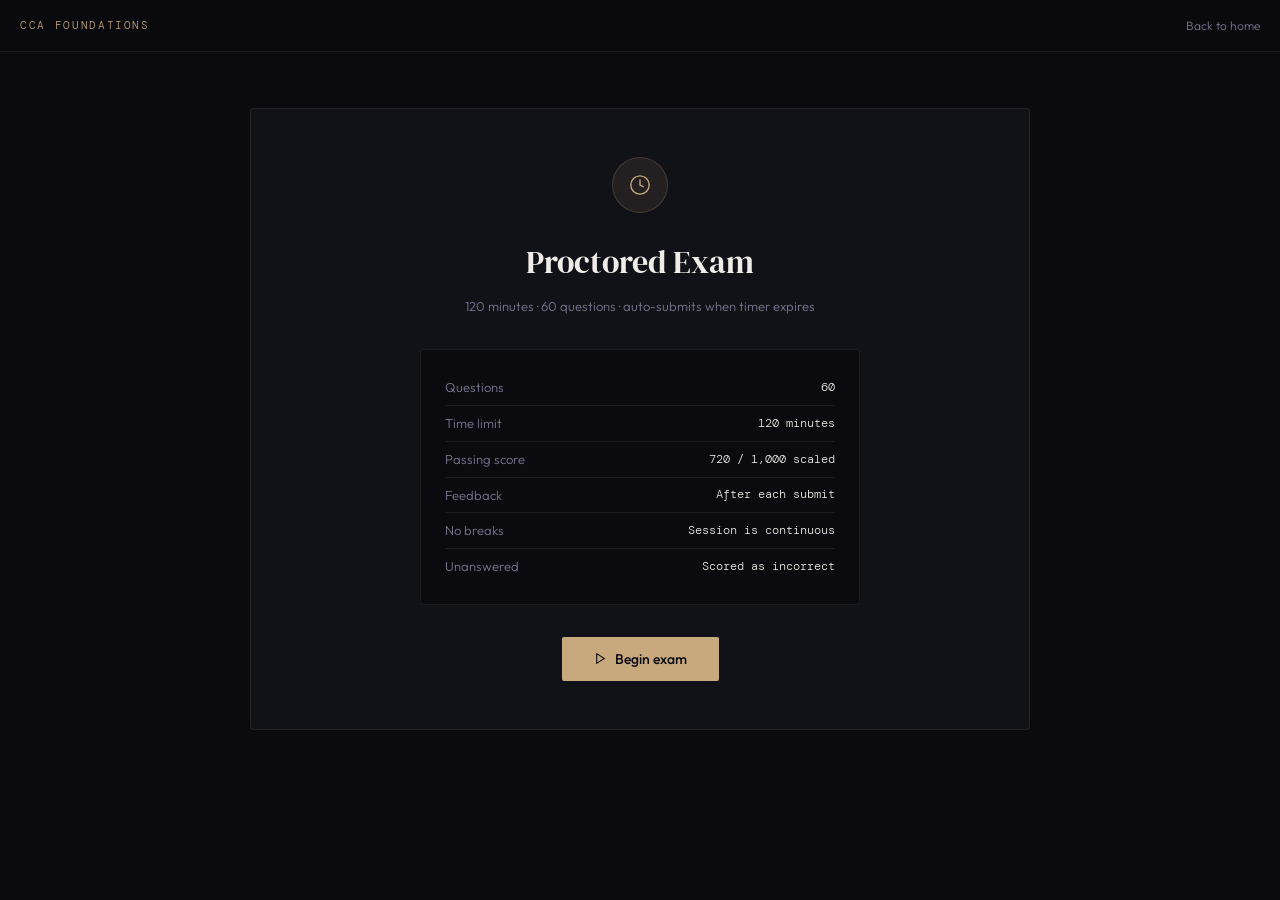
<file: proctored.html>
<!doctype html>
<html lang="en">
  <head>
    <meta charset="UTF-8" />
    <meta
      name="viewport"
      content="width=device-width, initial-scale=1.0, viewport-fit=cover"
    />
    <title>Proctored Exam — CCA Foundations</title>
    <link rel="preconnect" href="https://fonts.googleapis.com" />
    <link rel="preconnect" href="https://fonts.gstatic.com" crossorigin />
    <link
      href="https://fonts.googleapis.com/css2?family=DM+Serif+Display:ital@0;1&family=DM+Mono:wght@400;500&family=Outfit:wght@300;400;500&display=swap"
      rel="stylesheet"
    />
    <link rel="stylesheet" href="exam-shared.css" />
    <link rel="stylesheet" href="disclaimer-modal.css" />
    <script type="text/javascript">
      (function (c, l, a, r, i, t, y) {
        c[a] =
          c[a] ||
          function () {
            (c[a].q = c[a].q || []).push(arguments);
          };
        t = l.createElement(r);
        t.async = 1;
        t.src = "https://www.clarity.ms/tag/" + i;
        y = l.getElementsByTagName(r)[0];
        y.parentNode.insertBefore(t, y);
      })(window, document, "clarity", "script", "w9178he6sz");
    </script>
    <script src="disclaimer-modal.js" defer></script>
  </head>
  <body>
    <nav>
      <a class="nav-logo" href="index.html">CCA Foundations</a>
      <div class="nav-disclaimer-wrap">
        <a class="nav-back" href="index.html"> Back to home </a>
      </div>
    </nav>

    <main>
      <div id="root"></div>
    </main>

    <script>
      const ALL_Q = [
        {
          s: "Customer Support Agent",
          sc: "sp-1",
          d: 1,
          q: "A customer contacts support saying: 'My order #44821 arrived damaged — I need a refund, and also I want to change the shipping address for my next order.' Your agent currently handles these serially. What architectural change best handles multi-concern requests while minimising resolution time?",
          opts: [
            "Process requests sequentially: resolve the refund first, then address the address change",
            "Decompose the request into distinct items, investigate each in parallel using shared customer context, then synthesise a unified response",
            "Escalate immediately since multi-concern requests exceed the agent's design scope",
            "Use a routing classifier to split the message into two separate tickets processed by independent agent instances",
          ],
          c: 1,
          exp: "Parallel decomposition with shared context is the correct pattern for multi-concern requests. Sequential handling is slower. Escalation is premature for resolvable issues. Independent ticket instances lose shared customer context needed for synthesis.",
        },
        {
          s: "Customer Support Agent",
          sc: "sp-1",
          d: 5,
          q: "After 18 tool calls in a long support session, your agent starts referencing the wrong customer's order history. The context window is near capacity. What's the most effective mitigation strategy?",
          opts: [
            "Increase max_tokens to allow the model to process more context",
            "Extract transactional facts — order IDs, amounts, dates, statuses — into a persistent 'case facts' block injected into each prompt outside the summarised history",
            "Restart the session and ask the customer to re-state their issue",
            "Use progressive summarisation to condense the conversation before each new tool call",
          ],
          c: 1,
          exp: "A persistent case-facts block preserves precise numerical and transactional data that progressive summarisation typically corrupts. max_tokens controls output length, not input retention. Restarting degrades customer experience. Progressive summarisation risks condensing critical values into vague summaries.",
        },
        {
          s: "Customer Support Agent",
          sc: "sp-1",
          d: 1,
          q: "Your agent calls <code>process_refund</code> without first calling <code>get_customer</code>, bypassing identity verification. The system prompt clearly states verification is required first. Why does this still happen, and what's the correct fix?",
          opts: [
            "The system prompt instruction is too vague — rewrite it to be more explicit about the required sequence",
            "LLM compliance with prompt-based ordering instructions has a non-zero failure rate; implement a programmatic prerequisite gate that blocks <code>process_refund</code> until <code>get_customer</code> has returned a verified ID",
            "Add few-shot examples showing <code>get_customer</code> always called first — this eliminates ordering violations",
            "Use <code>tool_choice: 'any'</code> to force the model to call a tool, which naturally leads to correct sequencing",
          ],
          c: 1,
          exp: "Prompt-based ordering instructions are probabilistic. When ordering has financial or security consequences, programmatic gates are required for deterministic compliance. More explicit prompts and few-shot examples are still probabilistic. tool_choice: any ensures a tool is called but doesn't enforce which one.",
        },
        {
          s: "Customer Support Agent",
          sc: "sp-1",
          d: 2,
          q: "Your MCP tool <code>get_customer</code> returns a 40-field JSON object for every call. The agent only needs 5 fields for most support tasks. What is the most effective way to handle this?",
          opts: [
            "Increase the context window budget to accommodate verbose tool outputs",
            "Trim verbose tool outputs to only the fields relevant to the current task before they accumulate in context",
            "Instruct the agent in the system prompt to ignore irrelevant fields",
            "Create a separate lightweight tool that returns only the 5 core fields",
          ],
          c: 1,
          exp: "Trimming tool outputs before they enter the context prevents token accumulation over multi-turn sessions. Larger context budgets delay but don't prevent the problem. Prompt-based ignoring doesn't prevent tokens from being consumed. A separate lightweight tool is valid but requires backend changes — trimming is the most direct fix.",
        },
        {
          s: "Customer Support Agent",
          sc: "sp-1",
          d: 5,
          q: "A customer explicitly says: 'I don't want to deal with a bot anymore, I need to speak with a real person.' Your agent has identified this is a straightforward return case it can resolve. What should the agent do?",
          opts: [
            "Acknowledge the request, briefly explain it can resolve this quickly, and offer to do so before connecting to a human",
            "Escalate immediately without attempting to resolve — the customer has explicitly requested a human",
            "Ask the customer to clarify whether they want help with the return or just want a human",
            "Attempt resolution first, then offer human escalation only if the resolution fails",
          ],
          c: 1,
          exp: "Honoring explicit customer requests for human agents is a hard rule. When a customer explicitly demands a human, the agent must escalate immediately — not negotiate, not clarify, not attempt resolution first.",
        },
        {
          s: "Customer Support Agent",
          sc: "sp-1",
          d: 1,
          q: "Your agent handles a case where the customer's address matches two different accounts in the database. <code>get_customer</code> returns both records. What should the agent do?",
          opts: [
            "Select the account with the most recent order as the most likely match",
            "Ask the customer for additional identifying information (e.g., email address, order number) to disambiguate",
            "Escalate to a human agent since identity ambiguity exceeds the agent's decision authority",
            "Return both accounts to the customer and let them confirm which is theirs",
          ],
          c: 1,
          exp: "When tool results return multiple matches, the agent should request additional identifiers from the customer rather than using heuristics. Heuristic selection risks acting on the wrong account. Immediate escalation is premature when clarification can resolve the ambiguity. Showing raw account data to customers is a privacy concern.",
        },
        {
          s: "Code Generation",
          sc: "sp-2",
          d: 3,
          q: "A senior engineer configures detailed coding standards in <code>~/.claude/CLAUDE.md</code> on their machine but reports that junior team members on the same project aren't getting those instructions applied. What is the root cause?",
          opts: [
            "The ~/.claude/CLAUDE.md file has a syntax error that prevents it from loading for other users",
            "User-level CLAUDE.md files (~/.claude/) are personal and not shared via version control — other team members need the instructions in the project-level CLAUDE.md",
            "Claude Code doesn't support CLAUDE.md configuration for teams, only individuals",
            "The junior engineers need to run <code>claude --sync</code> to pull the latest configuration",
          ],
          c: 1,
          exp: "User-level configuration at ~/.claude/ applies only to that user's machine and is never shared via version control. Project-level configuration (.claude/CLAUDE.md or root CLAUDE.md) is version-controlled and applies to all team members.",
        },
        {
          s: "Code Generation",
          sc: "sp-2",
          d: 3,
          q: "You have a skill at <code>.claude/skills/analyze-architecture/</code> that produces 3,000 lines of output. Team members report this output is polluting their main conversation context. What frontmatter option addresses this?",
          opts: [
            "Add <code>max-output: 500</code> to truncate the skill's output",
            "Add <code>context: fork</code> to run the skill in an isolated sub-agent context, returning only a summary to the main session",
            "Move the skill to <code>~/.claude/skills/</code> so it runs with personal scope",
            "Add <code>allowed-tools: []</code> to restrict tool access, reducing output volume",
          ],
          c: 1,
          exp: "context: fork runs the skill in an isolated sub-agent context, preventing verbose output from polluting the main conversation. max-output is not a valid frontmatter option. Moving to personal scope doesn't affect output isolation. allowed-tools restricts tool access, not output verbosity.",
        },
        {
          s: "Code Generation",
          sc: "sp-2",
          d: 3,
          q: "You're configuring Claude Code for a monorepo with three packages: a React frontend, a Python API, and Terraform infrastructure. You want package-specific rules to load only when editing files in that package. What's the most maintainable approach?",
          opts: [
            "Create one root CLAUDE.md with all three packages' conventions under labelled sections",
            "Create a CLAUDE.md in each package subdirectory",
            "Create <code>.claude/rules/</code> files with YAML frontmatter paths fields using glob patterns scoped to each package's directory",
            "Use @import in the root CLAUDE.md to selectively import each package's standards file",
          ],
          c: 2,
          exp: "Path-scoped rules in .claude/rules/ with glob patterns (e.g., paths: ['terraform/**/*']) load only when editing matching files, preventing irrelevant context. A single root CLAUDE.md loads all conventions for every file. @import with root CLAUDE.md still loads everything always.",
        },
        {
          s: "Code Generation",
          sc: "sp-2",
          d: 3,
          q: "A developer wants to experiment with a modified version of the team's <code>/deploy</code> slash command without affecting other team members. What's the correct approach?",
          opts: [
            "Edit <code>.claude/commands/deploy.md</code> and use git stash to hide changes when not experimenting",
            "Create a personal variant in <code>~/.claude/commands/</code> with a different name (e.g., /deploy-experimental)",
            "Fork the repository and modify the command there",
            "Use the /memory command to temporarily override the team command's behaviour",
          ],
          c: 1,
          exp: "Personal commands in ~/.claude/commands/ are user-scoped and not shared via version control, making them ideal for personal variants. Stashing changes is fragile and blocks others. Forking the repo is heavyweight for command experimentation. /memory is for inspecting loaded memory files, not overriding commands.",
        },
        {
          s: "Multi-Agent Research",
          sc: "sp-3",
          d: 1,
          q: "Your coordinator agent receives research findings from three subagents but the final synthesis is missing citations for 40% of claims. Logs show the synthesis agent received the findings but didn't preserve source URLs. What is the most direct fix?",
          opts: [
            "Instruct the synthesis agent to 'always include citations' in its system prompt",
            "Require subagents to output structured claim-source mappings (URLs, excerpts, document names) that the synthesis agent must preserve and merge",
            "Add a post-synthesis validation step that flags uncited claims",
            "Give the synthesis agent direct access to web search so it can look up citations itself",
          ],
          c: 1,
          exp: "Structured claim-source mappings passed between agents preserve attribution through the synthesis step. Prompt instructions are probabilistic. Post-synthesis validation can flag but not reliably fix provenance lost during summarisation. Giving synthesis direct search access causes it to independently look up citations rather than preserving original sources.",
        },
        {
          s: "Multi-Agent Research",
          sc: "sp-3",
          d: 1,
          q: "Two subagents both search for 'AI regulation 2024' and return largely overlapping results, wasting tokens and adding latency. What coordinator design change addresses this?",
          opts: [
            "Add a deduplication step after all subagents complete that removes duplicate findings",
            "Partition research scope across subagents — assign distinct subtopics or source types to each to minimise duplication",
            "Implement a shared memory store that subagents check before searching",
            "Reduce the number of subagents from 4 to 2 to inherently reduce overlap",
          ],
          c: 1,
          exp: "Partitioning scope prevents duplication at the assignment level. Post-hoc deduplication is inefficient — tokens are already wasted. A shared memory store creates coordination complexity. Reducing subagents reduces coverage, not overlap.",
        },
        {
          s: "Multi-Agent Research",
          sc: "sp-3",
          d: 5,
          q: "Your research pipeline processes a 200-page document. The synthesis agent omits findings from pages 80–130, which were placed in the middle of its input context. What phenomenon explains this and what's the mitigation?",
          opts: [
            "The document is too large for the model's context window — split it into smaller chunks",
            "Models reliably process information at the beginning and end of long inputs but may omit middle sections ('lost in the middle'); mitigate by placing key summaries at the beginning and using explicit section headers",
            "The synthesis agent has a token budget limit — increase max_tokens",
            "The document analysis agent failed to extract those pages — add retry logic",
          ],
          c: 1,
          exp: "The 'lost in the middle' effect is documented — models under-attend to information in the middle of long contexts. Mitigation includes front-loading key summaries and using explicit section headers. Chunking addresses context limits, not position effects. max_tokens controls output length.",
        },
        {
          s: "Multi-Agent Research",
          sc: "sp-3",
          d: 2,
          q: "Your research coordinator spawns subagents using the Task tool, but findings from the web search subagent are unavailable to the document analysis subagent. What is the correct way to share findings?",
          opts: [
            "Configure a shared memory object in the Agent SDK that all subagents can read and write",
            "Include the web search subagent's findings directly in the document analysis subagent's prompt — subagents don't inherit coordinator context automatically",
            "Set the subagents to communicate peer-to-peer by passing messages to each other's endpoints",
            "Use a database as a shared state store that subagents read from and write to between invocations",
          ],
          c: 1,
          exp: "Subagents operate with isolated context and don't automatically inherit the coordinator's history. Context must be explicitly passed in each subagent's prompt. Shared memory objects and peer-to-peer communication are not patterns in the Claude Agent SDK. A database is valid but unnecessary when the coordinator can include findings in the next subagent's prompt.",
        },
        {
          s: "Multi-Agent Research",
          sc: "sp-3",
          d: 5,
          q: "Your multi-agent research system crashes mid-run on a long task. When it resumes, the coordinator re-runs all subagents from scratch, losing all prior work. What design pattern prevents this?",
          opts: [
            "Implement checkpoint files: each agent exports its state to a known location, and the coordinator loads a manifest on resume and injects state into agent prompts",
            "Use --resume with a session name to continue from the last Claude Code checkpoint",
            "Store all intermediate results in the coordinator's conversation history and pass the full history on resume",
            "Reduce task complexity so runs complete before potential crashes",
          ],
          c: 0,
          exp: "Structured state persistence — each agent exports to a known location, coordinator loads a manifest on resume — is the correct crash recovery pattern. --resume is a Claude Code CLI feature for resuming named sessions, not a general multi-agent recovery mechanism. Passing full conversation history grows unboundedly. Reducing complexity doesn't address recovery.",
        },
        {
          s: "CI/CD Pipeline",
          sc: "sp-5",
          d: 3,
          q: "Your CI job runs <code>claude -p 'Review this PR'</code> and exits successfully, but downstream systems fail to parse the output because it contains free-form text mixed with structured findings. What flags solve this?",
          opts: [
            "Pipe the output through jq to extract structured content",
            "Use <code>--output-format json</code> with <code>--json-schema</code> to produce machine-parseable structured findings",
            "Add 'respond only in JSON' to the prompt text",
            "Use <code>--batch</code> flag to enable structured batch output mode",
          ],
          c: 1,
          exp: "--output-format json combined with --json-schema enforces structured JSON output suitable for automated parsing. Piping through jq can't work if the input is free-form text. Prompt-based JSON instructions are not guaranteed. --batch is not a real Claude Code CLI flag.",
        },
        {
          s: "CI/CD Pipeline",
          sc: "sp-5",
          d: 4,
          q: "Your automated PR review generates 12 comments per PR on average but developers are dismissing 9 of them as false positives, eroding trust. What's the most effective intervention?",
          opts: [
            "Reduce the number of review categories to lower comment volume",
            "Replace general instructions like 'flag potential issues' with specific criteria defining exactly which categories to flag (e.g., bugs, security) versus skip (e.g., minor style, local patterns)",
            "Add a confidence threshold — only post comments the model rates above 80% confidence",
            "Require two independent review passes and only post findings that appear in both",
          ],
          c: 1,
          exp: "Explicit categorical criteria directly address the root cause of false positives. Volume reduction doesn't fix quality. LLM self-reported confidence is poorly calibrated. Consensus requirements suppress real bugs caught inconsistently.",
        },
        {
          s: "CI/CD Pipeline",
          sc: "sp-5",
          d: 4,
          q: "A PR review ran two weeks ago and flagged 8 issues. The developer fixed 5 but 3 remain. A new commit triggers another review. How should you configure the re-review to avoid duplicate comment noise?",
          opts: [
            "Run a fresh review ignoring all prior context so findings are independent",
            "Include the prior review findings in context and instruct Claude to report only new or still-unaddressed issues",
            "Diff the review outputs programmatically and suppress duplicates post-generation",
            "Re-run the review only on files changed in the new commit",
          ],
          c: 1,
          exp: "Including prior findings in context and instructing the model to report only new or unaddressed issues directly prevents duplicate comments. A fully fresh review regenerates all prior findings. Post-generation diffing requires reliable matching of free-form text. Reviewing only changed files misses cases where unchanged code now has issues relative to new changes.",
        },
        {
          s: "CI/CD Pipeline",
          sc: "sp-5",
          d: 4,
          q: "You want to generate test cases for 200 files overnight using the Message Batches API. What's the minimum batch submission frequency to guarantee a 30-hour delivery SLA, given batches can take up to 24 hours?",
          opts: [
            "Submit once every 24 hours",
            "Submit once every 6 hours",
            "Submit at most once every 30 hours",
            "Submit every 12 hours with a retry buffer",
          ],
          c: 1,
          exp: "With a 24-hour max processing window and a 30-hour SLA, you need at least 6 hours of buffer. Submitting every 6 hours guarantees results arrive within 30 hours even if a batch takes the full 24 hours.",
        },
        {
          s: "CI/CD Pipeline",
          sc: "sp-5",
          d: 4,
          q: "Your test generation batch of 200 documents partially fails — 23 documents return errors. Logs show a mix of context-limit exceeded and malformed input errors. What's the correct handling strategy?",
          opts: [
            "Resubmit all 200 documents with a higher token limit",
            "Identify failed documents by custom_id, then resubmit only those — chunking context-limit failures and fixing malformed inputs separately",
            "Mark all 23 as unresolvable and proceed with the 177 successful results",
            "Resubmit the entire batch with reduced max_tokens to prevent overflows",
          ],
          c: 1,
          exp: "custom_id allows precise identification and targeted resubmission of only failed documents. Different failure types require different fixes. Resubmitting all 200 wastes successful results. Marking failures as unresolvable when they're fixable is incorrect.",
        },
        {
          s: "Structured Extraction",
          sc: "sp-6",
          d: 4,
          q: "You're extracting invoice data using tool_use with a JSON schema. The model correctly structures output but sometimes places the discount amount in the 'tax' field and vice versa. What kind of error is this and what's the fix?",
          opts: [
            "A schema syntax error — add stricter type constraints",
            "A semantic error — add validation logic checking business rules (e.g., tax must be positive) and implement retry-with-error-feedback",
            "A model capability limitation — switch to a more powerful model",
            "A schema design error — rename the fields to make their purpose clearer",
          ],
          c: 1,
          exp: "tool_use with JSON schemas eliminates syntax errors but not semantic errors (values in wrong fields). The fix is semantic validation plus retry-with-error-feedback. Schema syntax improvements don't prevent semantic misplacement. Switching models may help marginally but doesn't fix the structural validation gap.",
        },
        {
          s: "Structured Extraction",
          sc: "sp-6",
          d: 4,
          q: "Your extraction pipeline achieves 97% accuracy overall but 71% on handwritten legacy forms. You're considering automating the high-confidence segment. What must you verify before reducing human review?",
          opts: [
            "Run a 10-document spot check on handwritten forms to confirm the 71% figure",
            "Analyse accuracy by document type and field segment — verify consistent performance across all subgroups before reducing human review for any segment",
            "Calculate whether 71% accuracy is acceptable given the downstream error cost",
            "Add more few-shot examples for handwritten forms to bring accuracy above 90% first",
          ],
          c: 1,
          exp: "Aggregate accuracy can mask poor subgroup performance. Before automating any segment, verify consistent performance across all document types and fields. A 10-document spot check is too small. Cost analysis doesn't replace accuracy validation. Improving accuracy first is reasonable but still requires per-segment validation.",
        },
        {
          s: "Structured Extraction",
          sc: "sp-6",
          d: 4,
          q: "You need to extract data from invoices where some don't have a purchase order number. Your schema has <code>po_number</code> as a required field. What do you observe and how do you fix it?",
          opts: [
            "The model returns an error when po_number is absent — add a default value of 'N/A'",
            "The model fabricates a plausible-looking PO number to satisfy the required field — make po_number optional (nullable) in the schema",
            "The extraction fails entirely — catch the exception and retry without the po_number field",
            "The model skips the field silently — add an explicit extraction instruction in the prompt",
          ],
          c: 1,
          exp: "Required fields in JSON schemas cause the model to fabricate values rather than return null. Making the field optional/nullable is the correct fix. Default values mask the absence. Runtime retries are complex and brittle. Prompt instructions are probabilistic.",
        },
        {
          s: "Structured Extraction",
          sc: "sp-6",
          d: 4,
          q: "Your schema has a <code>payment_method</code> field with enum values: <code>['credit_card', 'wire_transfer', 'check', 'paypal']</code>. A new batch includes cryptocurrency payments. What schema design handles this gracefully?",
          opts: [
            "Add 'crypto' to the enum list and redeploy",
            "Add an 'other' enum value plus a separate 'payment_method_detail' string field for extensible categorisation",
            "Change payment_method to a free-text string field",
            "Use a post-processing step to map unrecognised values to 'other'",
          ],
          c: 1,
          exp: "The 'other' + detail string pattern handles unknown values without requiring schema updates. Just adding 'crypto' requires continuous schema updates. Free-text loses the benefit of structured categorisation. Post-processing is fragile and requires maintaining a separate mapping table.",
        },
        {
          s: "Structured Extraction",
          sc: "sp-6",
          d: 5,
          q: "You implement retry-with-error-feedback for failed extractions. After three retries, 15% of documents still fail. Investigation shows these documents reference pricing in an external rate card not provided to the model. What should you conclude?",
          opts: [
            "The model needs more retries — increase the retry limit to 10",
            "Retries are ineffective when required information is absent from the source — flag these documents for human review",
            "The prompts need better few-shot examples demonstrating how to handle missing external references",
            "Switch to a model with a larger context so it can infer the missing rate card data",
          ],
          c: 1,
          exp: "Retries are only effective for format or structural errors, not when information is genuinely absent. When the required information exists in an external document not provided, no number of retries will produce it. Documents requiring external data must be routed to human review.",
        },
        {
          s: "Developer Productivity",
          sc: "sp-4",
          d: 2,
          q: "You configure your developer productivity agent with all available tools: Read, Write, Edit, Bash, Grep, Glob, plus 14 MCP tools for Jira, GitHub, Slack, databases, and monitoring. Tool selection reliability is poor. What structural fix most improves reliability?",
          opts: [
            "Add a comprehensive tool selection guide to the system prompt explaining when to use each of the 20 tools",
            "Restrict each subagent to only the tools needed for its role — a code exploration agent gets Read/Grep/Glob, a task management agent gets Jira/GitHub tools",
            "Set <code>tool_choice: 'any'</code> to ensure the model always calls a tool",
            "Rename tools to have more distinctive names to reduce selection confusion",
          ],
          c: 1,
          exp: "Scoped tool access per agent role is the primary fix for tool selection degradation from large tool sets. The exam guide states that 18 tools instead of 4–5 degrades reliability. A system prompt guide doesn't reduce decision complexity. tool_choice: any ensures a call is made but not the correct one.",
        },
        {
          s: "Developer Productivity",
          sc: "sp-4",
          d: 2,
          q: "An engineer asks your agent 'What does the <code>handlePayment</code> function do and who calls it?' Which built-in tool sequence most efficiently answers this?",
          opts: [
            "Read all source files, then search for handlePayment across all of them",
            "Use Grep to find the function definition, then Grep again to find all callers, then Read to examine the relevant files",
            "Use Glob to find all .js files, then Read each one looking for handlePayment",
            "Use Bash with grep -r to search recursively, avoiding multiple tool calls",
          ],
          c: 1,
          exp: "Grep for content search followed by targeted Read is the correct pattern. The exam guide identifies Grep as the tool for searching code content and Read for loading file contents. Reading all files is inefficient. Glob finds files by name pattern, not content. Bash/grep works but the exam tests built-in tool roles.",
        },
        {
          s: "Developer Productivity",
          sc: "sp-4",
          d: 2,
          q: "Your agent is trying to edit a configuration file using the Edit tool but keeps failing with 'anchor text not found.' The target text appears in the file but is slightly different from what the agent constructed. What's the correct fallback?",
          opts: [
            "Use Bash with sed to perform the replacement instead",
            "Use Read to load the full file content, then Write to output the corrected version with the change applied",
            "Switch to a regex-based Edit variant that accepts patterns instead of exact text",
            "Ask the user to provide the exact text so the Edit tool can match it",
          ],
          c: 1,
          exp: "When Edit fails due to non-unique or slightly different anchor text, Read + Write is the documented correct fallback. It loads the exact current content, applies the change, and writes back. A regex Edit variant doesn't exist. Asking the user breaks autonomous operation.",
        },
        {
          s: "Developer Productivity",
          sc: "sp-4",
          d: 1,
          q: "Your developer productivity agent uses <code>fork_session</code>. What is the primary use case for this feature?",
          opts: [
            "To run two independent agents simultaneously on different tasks",
            "To create independent branches from a shared analysis baseline for exploring divergent implementation approaches",
            "To fork the conversation history for backup purposes before making risky changes",
            "To spawn a subagent with a copy of the parent's tool configuration",
          ],
          c: 1,
          exp: "fork_session creates independent branches from a shared analysis baseline — for example, comparing two refactoring strategies from the same codebase analysis. It's not for parallel independent agents, backups, or tool configuration copying.",
        },
        {
          s: "Developer Productivity",
          sc: "sp-4",
          d: 3,
          q: "A developer runs <code>claude --resume my-auth-investigation</code> to continue a session from yesterday. They've since modified three files that the prior session analysed. What should they tell the agent when resuming?",
          opts: [
            "Nothing — the agent will automatically detect file changes by comparing checksums",
            "Inform the agent about the specific files that changed for targeted re-analysis rather than requiring full re-exploration",
            "Start a new session with a summary of prior findings — resuming with stale tool results is unreliable",
            "Use /compact to refresh the context before describing the changes",
          ],
          c: 1,
          exp: "When resuming after code modifications, explicitly inform the agent which files changed for targeted re-analysis. It cannot detect file changes automatically. Starting fresh is recommended when prior tool results are stale overall, but targeted re-analysis of changed files is the more efficient approach here.",
        },
        {
          s: "Developer Productivity",
          sc: "sp-4",
          d: 1,
          q: "Your agent is exploring a large unfamiliar codebase. After 2 hours and 50+ tool calls, the agent starts referencing 'typical Spring Boot patterns' rather than the specific classes it discovered earlier, and gives inconsistent answers. What's the correct intervention?",
          opts: [
            "Increase max_tokens to allow more detailed responses",
            "Have the agent maintain scratchpad files recording key findings — authentication flows, service boundaries, data models — and reference these files for subsequent questions",
            "Restart the exploration from scratch with a fresh context window",
            "Add more specific questions to redirect the agent's attention to the correct classes",
          ],
          c: 1,
          exp: "Scratchpad files persist key findings across context boundaries, enabling the agent to reference specific discoveries. max_tokens affects output length, not context retention. Full restart wastes 2 hours of exploration. Specific questions may temporarily redirect attention but don't address the underlying context degradation.",
        },
        {
          s: "Multi-Agent Research",
          sc: "sp-3",
          d: 4,
          q: "You want to enforce that the model always calls your <code>extract_metadata</code> tool before any enrichment tools in a pipeline. What tool_choice configuration achieves this?",
          opts: [
            "Set <code>tool_choice: 'auto'</code> and list <code>extract_metadata</code> first in the tools array",
            "Set <code>tool_choice: {'type': 'tool', 'name': 'extract_metadata'}</code> for the first API call, then use auto for subsequent calls",
            "Set <code>tool_choice: 'any'</code> to guarantee a tool is called",
            "Add a system prompt instruction: 'Always call extract_metadata before enrichment tools'",
          ],
          c: 1,
          exp: "Forced tool selection with {'type': 'tool', 'name': 'extract_metadata'} guarantees the specific tool is called first. tool_choice: auto with array ordering doesn't influence selection. tool_choice: any guarantees a call but not which one. Prompt instructions are probabilistic.",
        },
        {
          s: "Multi-Agent Research",
          sc: "sp-3",
          d: 4,
          q: "Two credible research sources report conflicting unemployment rates for the same quarter: 4.2% and 5.1%. Your synthesis agent must include both in its report. What's the correct handling?",
          opts: [
            "Use the average of both values: 4.65%",
            "Choose the more recently published figure",
            "Annotate both values with their source attribution and flag the conflict explicitly in the report rather than arbitrarily selecting one",
            "Escalate to human review since conflicting data prevents synthesis",
          ],
          c: 2,
          exp: "Conflicting statistics from credible sources should be presented with explicit annotation — both values, both sources, and a conflict flag — rather than resolved arbitrarily. Averaging loses the conflict signal. Recency selection is an arbitrary heuristic. Human escalation is unnecessarily disruptive when reporting the conflict transparently is correct.",
        },
        {
          s: "Customer Support Agent",
          sc: "sp-1",
          d: 2,
          q: "Your MCP tool returns different timestamp formats depending on which backend system it queries: Unix timestamps from the orders system, ISO 8601 from billing, and human-readable strings from the CRM. This causes the agent to misinterpret dates. What's the most effective fix?",
          opts: [
            "Add instructions to the system prompt explaining each system's timestamp format",
            "Implement a PostToolUse hook that normalises all timestamp formats to a single standard before the model processes them",
            "Create three separate tools, one per backend, each with format-specific documentation",
            "Fix the backend systems to return consistent formats",
          ],
          c: 1,
          exp: "A PostToolUse hook intercepts tool results and normalises heterogeneous data formats before the model processes them — a deterministic transformation. System prompt instructions rely on the model to interpret different formats correctly, which is error-prone. Separate tools don't fix the normalisation problem. Backend fixes may be infeasible.",
        },
        {
          s: "CI/CD Pipeline",
          sc: "sp-5",
          d: 4,
          q: "You're generating test cases for a large Python codebase. The existing test suite already covers 80% of functionality. Claude keeps suggesting tests that duplicate existing coverage. What's the most effective fix?",
          opts: [
            "Add 'do not duplicate existing tests' to the prompt",
            "Provide the existing test files as context when generating new tests, instructing Claude to avoid scenarios already covered",
            "Run a coverage analysis first and only ask Claude to generate tests for uncovered lines",
            "Filter generated tests post-generation by comparing against existing test descriptions",
          ],
          c: 1,
          exp: "Providing existing test files as context lets the model directly see what's already covered and generate non-duplicate scenarios. A generic prompt instruction is vague and doesn't give the model visibility into what exists. Coverage analysis generates tests for lines rather than scenarios. Post-generation filtering wastes tokens on tests that will be discarded.",
        },
        {
          s: "Code Generation",
          sc: "sp-2",
          d: 3,
          q: "A team is migrating a 50,000-line Java codebase from Spring Boot 2 to Spring Boot 3. 45+ files are affected and several valid migration approaches exist. After direct execution attempts, they get inconsistent results. What's the correct approach?",
          opts: [
            "Use direct execution with more detailed step-by-step instructions for each file",
            "Enter plan mode to explore the codebase, understand all dependencies, and design a complete migration approach before making any changes",
            "Split the migration into 10-file batches and use direct execution for each batch",
            "Use the Explore subagent to analyse the codebase, then proceed with direct execution",
          ],
          c: 1,
          exp: "Plan mode is designed for exactly this scenario: large-scale changes with multiple valid approaches and architectural implications. More detailed direct execution instructions don't address the underlying complexity. Batching creates consistency problems across batches without a unified plan. Explore subagent isolates verbose discovery output but doesn't replace plan mode when architectural decisions are needed.",
        },
        {
          s: "Structured Extraction",
          sc: "sp-6",
          d: 4,
          q: "Your extraction pipeline processes research papers. Some use inline citations (e.g., 'Smith et al. 2023 found...'), others use numbered references ([14]), and others use footnotes. Few-shot examples only cover inline citations. What do you observe in production?",
          opts: [
            "The model fails entirely on non-inline citation styles and returns errors",
            "The model extracts citations correctly for inline style but produces empty or null results for numbered references and footnotes",
            "The model fabricates citations for numbered references and footnotes",
            "All citation styles are handled correctly since the model generalises from the inline examples",
          ],
          c: 1,
          exp: "Without few-shot examples covering varied citation structures, the model correctly handles the demonstrated style but produces empty/null results for undemonstrated variants. The exam guide specifically notes that few-shot examples for different document structures are needed to address empty/null extraction of required fields.",
        },
        {
          s: "Customer Support Agent",
          sc: "sp-1",
          d: 5,
          q: "Your support agent achieves 92% accuracy on standard return requests but only 58% on cases involving policy exceptions (competitor price matching, courtesy adjustments). The agent attempts autonomous resolution on policy exception cases even when policy doesn't cover the specific situation. What's the correct fix?",
          opts: [
            "Train the agent on more policy exception examples",
            "Add escalation criteria: escalate when policy is ambiguous or silent on the customer's specific request, not just when cases are complex",
            "Restrict the agent's tool access during policy exception cases",
            "Add a confidence score check — escalate whenever the agent's confidence is below 70%",
          ],
          c: 1,
          exp: "The exam guide explicitly states: escalate when policy is ambiguous or silent on the specific request. Policy exceptions are by definition not covered by existing policy — the agent should escalate rather than autonomously resolve. Training on more examples doesn't address acting outside policy scope. Confidence scores are poorly calibrated for exactly these ambiguous cases.",
        },
        {
          s: "Multi-Agent Research",
          sc: "sp-3",
          d: 1,
          q: "Your research system needs to support both 'quick lookup' queries (answer in under 5 seconds) and 'deep research' queries (comprehensive reports taking 10+ minutes). How should the coordinator handle this?",
          opts: [
            "Use a single pipeline and accept variable latency",
            "Analyse query complexity and dynamically select which subagents to invoke — simple lookups use only the synthesis agent with cached data, complex queries use the full pipeline",
            "Always run the full pipeline to ensure consistent quality",
            "Use a separate coordinator agent for each query type",
          ],
          c: 1,
          exp: "The coordinator should analyse query requirements and dynamically select subagents rather than always routing through the full pipeline. A single pipeline with variable latency fails the quick lookup SLA. Always running the full pipeline wastes resources. Separate coordinators adds unnecessary infrastructure when dynamic routing is the designed solution.",
        },
        {
          s: "Structured Extraction",
          sc: "sp-6",
          d: 5,
          q: "Your extraction pipeline produces field-level confidence scores. You find that 'date_of_service' fields have 94% model confidence but only 71% actual accuracy on documents with ambiguous date formats. What does this indicate and what should you do?",
          opts: [
            "The confidence scores are working correctly — a 71% accuracy on ambiguous documents is acceptable",
            "The model's confidence is poorly calibrated for this field — use a labelled validation set to calibrate review thresholds, and route low-confidence or ambiguous extractions to human review",
            "Increase the model's temperature to reduce overconfidence",
            "Add more date format examples to the prompt to improve accuracy",
          ],
          c: 1,
          exp: "High confidence with low accuracy indicates miscalibrated confidence scores. Calibration using a labelled validation set is required before using confidence scores for routing decisions. Temperature affects randomness, not calibration. More examples help accuracy but don't fix the calibration gap — empirical calibration against labelled data is needed.",
        },
        {
          s: "Code Generation",
          sc: "sp-2",
          d: 3,
          q: "You want to add a skill that accepts a component name as input. When invoked without arguments (<code>/generate-component</code>), it should prompt the developer for the required name. What frontmatter option enables this?",
          opts: [
            "<code>required-args: [component-name]</code>",
            "<code>argument-hint: 'Component name (e.g., UserProfile)'</code>",
            "<code>input-prompt: true</code>",
            "<code>args: required</code>",
          ],
          c: 1,
          exp: "argument-hint in SKILL.md frontmatter displays a prompt to the developer for required parameters when the skill is invoked without arguments. The other options (required-args, input-prompt, args: required) are not valid SKILL.md frontmatter keys.",
        },
        {
          s: "Customer Support Agent",
          sc: "sp-1",
          d: 1,
          q: "You need a hook that blocks refund processing calls above $500 and redirects them to human escalation. Which hook pattern is correct?",
          opts: [
            "PostToolUse hook that checks the refund amount after processing and flags violations",
            "A pre-execution tool call interception hook that inspects outgoing <code>process_refund</code> calls and blocks those exceeding the threshold before they execute",
            "System prompt rule: 'Refunds above $500 require manager approval'",
            "A validator function attached to the <code>process_refund</code> tool's input schema",
          ],
          c: 1,
          exp: "Pre-execution tool call interception hooks block policy-violating actions before they execute. PostToolUse runs after the tool has already executed — too late to prevent the action. System prompt rules are probabilistic. A schema validator enforces data types, not business rule thresholds.",
        },
        {
          s: "CI/CD Pipeline",
          sc: "sp-5",
          d: 4,
          q: "You run two Claude sessions on the same pull request: one that generated the code changes and one that reviews them. Engineering management questions why you don't reuse the same session for both. What's your justification?",
          opts: [
            "It's cheaper to use two sessions since each is billed separately",
            "A model retains reasoning context from generation, making it less likely to question its own decisions in the same session — an independent review instance is more effective at catching subtle issues",
            "Two sessions allow parallel processing, reducing total review time",
            "The generation session's context window is full after producing the code changes",
          ],
          c: 1,
          exp: "Self-review limitations are documented: a model that generated code retains its reasoning context and is less likely to challenge its own decisions. Independent review instances without prior reasoning context catch more issues. Cost is not a benefit of separate sessions. Parallel processing is a benefit but not the primary architectural justification.",
        },
        {
          s: "Structured Extraction",
          sc: "sp-6",
          d: 4,
          q: "You're building a multi-source synthesis that combines financial tables, news articles, and technical findings. The output should maximise readability. What rendering approach does the exam guide recommend?",
          opts: [
            "Convert everything to a uniform markdown format for consistency",
            "Render different content types appropriately — financial data as tables, news as prose, technical findings as structured lists — rather than converting to a uniform format",
            "Use JSON output for all content types to ensure machine-readability",
            "Convert all content to prose paragraphs for maximum human readability",
          ],
          c: 1,
          exp: "The exam guide explicitly recommends rendering different content types in their most appropriate format. Financial data belongs in tables, news in prose, technical findings in structured lists. Uniformity sacrifices readability and information density for consistency.",
        },
        {
          s: "Developer Productivity",
          sc: "sp-4",
          d: 2,
          q: "You're building a developer productivity MCP server for your team's internal deployment pipeline. A community MCP server already exists for standard GitHub operations. How should you allocate development effort?",
          opts: [
            "Build all MCP tools from scratch for maximum control",
            "Use the existing community GitHub MCP server; build custom MCP tools only for your team-specific deployment pipeline workflows",
            "Build a unified MCP server that combines GitHub operations and deployment pipeline in a single server",
            "Evaluate both and choose based on feature completeness",
          ],
          c: 1,
          exp: "The exam guide recommends choosing existing community MCP servers over custom implementations for standard integrations (like GitHub), reserving custom server development for team-specific workflows. Building everything from scratch wastes effort. A unified server combines concerns that should be separated.",
        },
        {
          s: "Customer Support Agent",
          sc: "sp-1",
          d: 2,
          q: "Tool selection logs show your agent calls <code>get_order_status</code> when customers report missing packages, even though <code>initiate_trace_request</code> is the correct tool. Both tools accept order numbers. What is most likely causing this?",
          opts: [
            "<code>get_order_status</code> is listed first in the tools array, causing selection bias",
            "Both tools have overlapping or insufficiently differentiated descriptions — the agent can't distinguish when to use each",
            "The system prompt mentions 'order status' in the context of missing packages, creating keyword association with <code>get_order_status</code>",
            "Both B and C are likely contributing factors",
          ],
          c: 3,
          exp: "Tool misrouting with similar tools typically has two contributing causes: inadequate descriptions that don't differentiate use cases, and system prompt keyword associations that override description-based selection. The exam guide explicitly notes both as causes of misrouting. Array ordering doesn't influence tool selection.",
        },
        {
          s: "Multi-Agent Research",
          sc: "sp-3",
          d: 5,
          q: "Your research pipeline's subagent produces findings that include dates, but the synthesis agent treats a 2019 finding and a 2024 finding on the same topic as contradictory rather than reflecting temporal change. What's the fix?",
          opts: [
            "Add a post-processing step to sort all findings chronologically before synthesis",
            "Require subagents to include publication or data collection dates in structured outputs, enabling correct temporal interpretation by the synthesis agent",
            "Instruct the synthesis agent to consider publication dates when evaluating contradictions",
            "Use only findings from the past 12 months to avoid temporal confusion",
          ],
          c: 1,
          exp: "Requiring dates in subagent structured outputs is the architectural fix — it makes temporal context explicit and machine-readable so the synthesis agent can interpret temporal differences correctly. Post-processing sorting doesn't fix the synthesis interpretation. Synthesis agent instructions are probabilistic and require the date to already be present. Limiting to 12 months loses historical context.",
        },
        {
          s: "Code Generation",
          sc: "sp-2",
          d: 3,
          q: "A developer reports that Claude Code gives different code style outputs in different sessions, even though CLAUDE.md is configured. How would you diagnose this?",
          opts: [
            "Check if the CLAUDE.md has syntax errors using a YAML validator",
            "Run /memory to verify which memory files are actually loaded in the current session and diagnose inconsistent loading",
            "Check git blame to see if CLAUDE.md was recently modified",
            "Compare the outputs across sessions to identify which style is 'correct'",
          ],
          c: 1,
          exp: "/memory is the command for verifying which memory files are loaded in the current session — the correct diagnostic tool for configuration inconsistency. CLAUDE.md is markdown, not YAML. Git blame helps diagnose recent changes but doesn't verify what's loaded. Comparing outputs identifies the symptom but not the cause.",
        },
        {
          s: "Multi-Agent Research",
          sc: "sp-3",
          d: 2,
          q: "Your research MCP server has 45 available tools. When the coordinator agent loads all tools at once, it struggles to select the right tool for each step. What MCP feature helps manage this?",
          opts: [
            "Implement tool categories in the MCP server and have the coordinator select a category first",
            "Expose content catalogs as MCP resources to give agents visibility into available data, and provide detailed tool descriptions that explain capabilities and differentiate similar tools",
            "Use <code>tool_choice: 'any'</code> to force the agent to always call a tool",
            "Restrict the coordinator to 10 tools maximum by removing the others from the MCP server",
          ],
          c: 1,
          exp: "MCP resources expose content catalogs so agents have visibility into available data without requiring exploratory tool calls, and detailed tool descriptions are the primary mechanism for improving tool selection among large toolsets. Category-first selection adds complexity. tool_choice: any ensures a call but not the correct one. Removing tools reduces capability.",
        },
        {
          s: "Structured Extraction",
          sc: "sp-6",
          d: 4,
          q: "You want to guarantee that your extraction pipeline always calls a specific tool rather than returning conversational text, but there are three valid extraction schemas and you don't know which applies until the document is analysed. What tool_choice setting is correct?",
          opts: [
            "<code>tool_choice: 'auto'</code> — the model will choose the right schema",
            "<code>tool_choice: 'any'</code> — guarantees the model calls one of the available tools without specifying which",
            "<code>tool_choice: {'type': 'tool', 'name': 'extract_invoice'}</code> — force the most common schema",
            "Set tool_choice differently per request based on a pre-classification step",
          ],
          c: 1,
          exp: "tool_choice: 'any' guarantees the model calls a tool (preventing conversational text) while allowing it to select among the three schemas based on document content. auto allows the model to return text. Forcing a specific schema when the document type is unknown causes mismatches. Pre-classification adds a step and may have its own errors.",
        },
        {
          s: "CI/CD Pipeline",
          sc: "sp-5",
          d: 3,
          q: "Your team's CLAUDE.md contains testing standards, but the CI-invoked Claude Code instance generates tests that don't follow those standards. What is the most likely cause?",
          opts: [
            "The -p flag disables CLAUDE.md loading",
            "CLAUDE.md is not being provided as context to the CI-invoked Claude Code instance — ensure it's at the project level where it's automatically loaded",
            "The testing standards in CLAUDE.md are too vague — make them more specific",
            "CI environments reset configuration between runs",
          ],
          c: 1,
          exp: "CLAUDE.md at the project level is automatically loaded by CI-invoked instances. If it's at user-level or not properly scoped, the CI instance won't load it. The -p flag controls interactive mode, not CLAUDE.md loading. Vague standards cause quality issues, not non-compliance. CI environments don't reset project-level configuration.",
        },
        {
          s: "Developer Productivity",
          sc: "sp-4",
          d: 1,
          q: "You're using the Claude Agent SDK and want the coordinator to analyse a codebase (verbose, 5,000-line output) before spawning specialized subagents. You don't want the analysis to consume the coordinator's context budget. What pattern addresses this?",
          opts: [
            "Use /compact after the analysis to reduce context usage",
            "Use the Explore subagent for the verbose discovery phase — it isolates output and returns a summary to the coordinator, preserving context budget",
            "Summarise the analysis manually before passing it to the coordinator",
            "Increase the coordinator's context window allocation",
          ],
          c: 1,
          exp: "The Explore subagent isolates verbose discovery output from the main coordinator context, returning only a summary. /compact reduces existing context but runs the analysis in the main session first. Manual summarisation requires human intervention. Increasing context allocation delays but doesn't prevent exhaustion.",
        },
        {
          s: "Customer Support Agent",
          sc: "sp-1",
          d: 4,
          q: "You want to add few-shot examples to improve your support agent's escalation decisions. The agent currently escalates 'item damaged in transit' cases and attempts to resolve policy exception cases — the reverse of what it should do. What must your few-shot examples demonstrate?",
          opts: [
            "Examples showing correct resolution of damaged-in-transit cases",
            "Examples showing when to escalate (policy gaps, customer insistence) versus when to resolve autonomously (standard cases within policy), with reasoning for each decision",
            "Examples of human agents handling escalated policy exception cases",
            "Examples of the agent asking clarifying questions before deciding whether to escalate",
          ],
          c: 1,
          exp: "Few-shot examples for escalation calibration must show the contrast: cases that should be resolved autonomously versus cases that require escalation, with reasoning. Examples of resolution only don't address the escalate/resolve decision. Examples of human handling show what happens after escalation, not when to escalate. Clarification examples don't directly calibrate the escalate-vs-resolve boundary.",
        },
        {
          s: "Multi-Agent Research",
          sc: "sp-3",
          d: 5,
          q: "After a complex research session, your coordinator agent needs to continue work the next day. The prior session's tool results include web search results that are now 18 hours old. What's the most reliable approach?",
          opts: [
            "Use --resume with the session name to continue exactly where it left off",
            "Start a new session with a structured summary of the prior session's key findings injected into the initial context, since prior tool results are stale",
            "Use fork_session to create a branch from the prior session's state",
            "Export the conversation history and import it into a new session",
          ],
          c: 1,
          exp: "When prior tool results are stale, starting fresh with injected summaries is more reliable than resuming with stale data. --resume is better when prior context is mostly valid and tool results are still current. fork_session creates branches from a baseline, not a recovery mechanism. Exporting/importing history still carries the stale tool results.",
        },
        {
          s: "Structured Extraction",
          sc: "sp-6",
          d: 4,
          q: "You're designing a self-correction validation flow for financial document extraction. Line items sum to $4,850 but the stated total is $5,200. What schema fields enable automated detection of this discrepancy?",
          opts: [
            "Add a 'validation_passed' boolean that the model sets to true if everything looks correct",
            "Extract both 'calculated_total' (sum of line items) and 'stated_total' (document's total field), plus a 'conflict_detected' boolean flag",
            "Add a post-processing step that sums line items and compares to the total",
            "Require the model to re-verify its extraction before finalising",
          ],
          c: 1,
          exp: "Extracting both calculated_total and stated_total as separate fields, plus a conflict_detected boolean, is the exam guide's recommended self-correction validation pattern. A single validation_passed boolean relies on the model's judgment — the same model that made the error. Post-processing comparison works but requires additional code. Re-verification instructions are probabilistic.",
        },
        {
          s: "Code Generation",
          sc: "sp-2",
          d: 3,
          q: "Your team uses Claude Code for code generation, but different developers get different results when generating the same component type. Investigation shows some developers invoke skills with arguments, others don't. What's the most likely cause and fix?",
          opts: [
            "Skills behave non-deterministically — set temperature to 0 for consistent output",
            "Skills invoked without arguments don't receive required parameters, producing generic output — add <code>argument-hint</code> frontmatter to prompt developers for required parameters when invoking without arguments",
            "Some developers are using outdated skill versions — enforce a skill version requirement",
            "The skill's allowed-tools is configured differently per user — standardise the tool configuration",
          ],
          c: 1,
          exp: "When skills require arguments, invocation without arguments produces generic output. argument-hint prompts developers for the required parameters. Non-determinism is unrelated to the described symptom. Version differences are a separate issue. allowed-tools per-user differences don't explain inconsistent generation output.",
        },
        {
          s: "CI/CD Pipeline",
          sc: "sp-5",
          d: 4,
          q: "Your automated code review produces severity ratings (critical/high/medium/low) for each finding. Developers report identical code issues receive different severity ratings across different PRs. How do you fix this?",
          opts: [
            "Use a lower temperature setting for the review model",
            "Define explicit severity criteria with concrete code examples for each severity level to achieve consistent classification",
            "Ask the model to self-verify its severity ratings after producing them",
            "Use a post-processing normalisation step to standardise severity distributions",
          ],
          c: 1,
          exp: "Explicit severity criteria with concrete code examples per level is the recommended fix for severity inconsistency. Lower temperature reduces randomness but doesn't define the criteria. Self-verification uses the same inconsistent reasoning. Post-processing normalisation changes the distribution without fixing the underlying classification logic.",
        },
        {
          s: "Multi-Agent Research",
          sc: "sp-3",
          d: 5,
          q: "Your document analysis subagent encounters a permission error trying to access a restricted database. The coordinator needs to decide whether to retry or use an alternative data source. What information should the subagent's error response include?",
          opts: [
            "Just the error code so the coordinator can look up the meaning",
            "Structured error context: failure type ('permission'), what was attempted, whether it's retryable (false for permission errors), and potential alternatives (public data sources)",
            "A generic 'access denied' message and the recommendation to escalate",
            "The full stack trace for debugging purposes",
          ],
          c: 1,
          exp: "Structured error context — failure type, attempted action, retryability flag, alternatives — gives the coordinator everything needed for intelligent recovery decisions. Error codes alone require the coordinator to interpret meaning. Generic messages hide the context needed for recovery. Stack traces are for debugging, not coordinator decision-making.",
        },
        {
          s: "Structured Extraction",
          sc: "sp-6",
          d: 5,
          q: "You're routing extractions to human reviewers based on model confidence scores. Your reviewers can handle 200 documents per day. Your pipeline produces 1,000 documents per day, of which 30% have confidence below threshold. How should you prioritise reviewer capacity?",
          opts: [
            "Process 200 documents randomly from the low-confidence pool",
            "Route all 300 low-confidence documents to review; process the 700 high-confidence ones automatically; if reviewers are over capacity, prioritise by lowest confidence score",
            "Ask reviewers to work faster to handle all 300 low-confidence documents",
            "Raise the confidence threshold until only 200 documents fall below it",
          ],
          c: 1,
          exp: "With 300 low-confidence documents and 200 reviewer capacity, route all low-confidence docs to the queue and prioritise by lowest confidence score to maximise accuracy for the most uncertain extractions. Random sampling doesn't maximise accuracy. Asking for more speed is not an architectural solution. Raising the threshold to match capacity reduces review coverage without improving confidence calibration.",
        },
        {
          s: "Developer Productivity",
          sc: "sp-4",
          d: 2,
          q: "You're building an MCP server exposing your company's internal document library (10,000 documents). The coordinator agent currently spends many tool calls trying to discover what documents exist before retrieving relevant ones. What MCP feature would most directly reduce exploratory tool calls?",
          opts: [
            "Add a search tool that accepts natural language queries",
            "Expose the document catalog as an MCP resource, giving the agent visibility into available documents and their metadata without requiring exploratory tool calls",
            "Increase the agent's tool call budget",
            "Add pagination to the retrieval tool so the agent can browse documents efficiently",
          ],
          c: 1,
          exp: "MCP resources are specifically designed to expose content catalogs so agents have visibility into available data without requiring exploratory tool calls. A search tool still requires tool calls for discovery. Increasing the tool call budget doesn't reduce unnecessary calls. Pagination makes browsing more efficient but still requires the browsing calls.",
        },
        {
          s: "Code Generation",
          sc: "sp-2",
          d: 3,
          q: "Your team wants to add a CLAUDE.md that imports shared standards from multiple files using @import. Which import structure is correct for a project with separate API, testing, and deployment standards?",
          opts: [
            "<code>@import from: [api-standards.md, testing-standards.md, deployment-standards.md]</code>",
            "<code>@import api-standards.md, @import testing-standards.md, @import deployment-standards.md</code> on separate lines",
            "Use <code>@import</code> to reference each standards file on its own line, one @import per file",
            "Embed all standards directly in CLAUDE.md — @import is for external URLs only",
          ],
          c: 2,
          exp: "The @import syntax references external files with one @import per file on its own line. This is how the exam guide describes modular CLAUDE.md organisation. The array syntax is not valid. Combined @imports on the same line is not the correct syntax. @import is specifically for local file references, not only URLs.",
        },
        {
          s: "Customer Support Agent",
          sc: "sp-1",
          d: 1,
          q: "Your support agent decomposes a multi-issue request into 4 sub-tasks and investigates them in parallel. Two sub-tasks fail. What should the agent do when synthesising the final response?",
          opts: [
            "Return an error — the agent cannot synthesise when sub-tasks have failed",
            "Synthesise a response using the two successful sub-tasks, explicitly noting which issues could not be resolved and why, and offer escalation for the unresolved items",
            "Wait for manual retry of the failed sub-tasks before synthesising",
            "Escalate the entire request to a human since partial resolution may cause customer confusion",
          ],
          c: 1,
          exp: "The correct pattern is to synthesise with available results, annotate gaps (which issues weren't resolved and why), and offer escalation paths. Refusing to synthesise abandons resolvable items. Waiting for manual retry adds unacceptable latency. Full escalation abandons successfully resolved sub-tasks unnecessarily.",
        },
        {
          s: "Multi-Agent Research",
          sc: "sp-3",
          d: 4,
          q: "Your research synthesis agent produces reports where the same claim appears with three different phrasings, suggesting the model is independently re-deriving the same finding from different source excerpts. What technique reduces this redundancy?",
          opts: [
            "Instruct the synthesis agent to deduplicate claims before writing",
            "Structure subagent outputs as claim-source mappings, then have the coordinator merge claims with multiple supporting sources before passing to synthesis — so synthesis sees one claim with multiple citations, not multiple phrasings",
            "Reduce the number of subagents to reduce source overlap",
            "Use a post-synthesis deduplication pass",
          ],
          c: 1,
          exp: "Structured claim-source mappings merged at the coordinator level means the synthesis agent sees each unique claim once, with multiple citations. This prevents redundant phrasing architecturally. Synthesis-time deduplication instructions are probabilistic. Reducing subagents reduces coverage. Post-synthesis deduplication requires comparing free-form text, which is unreliable.",
        },
        {
          s: "Structured Extraction",
          sc: "sp-6",
          d: 4,
          q: "For a batch extraction job, you want to maximise first-pass success rate before submitting 10,000 documents. What's the correct sequencing?",
          opts: [
            "Submit all 10,000 documents immediately to minimise total processing time",
            "Run prompt refinement on a representative sample set, validate the improved prompt, then batch-process the full volume",
            "Submit 1,000 documents as a pilot, review results, then submit the remaining 9,000",
            "Design the schema, write the prompt, and submit all documents — rely on retry logic to handle failures",
          ],
          c: 1,
          exp: "The exam guide explicitly recommends prompt refinement on a sample set before batch-processing large volumes to maximise first-pass success and reduce iterative resubmission costs. Immediate full submission risks large-scale failures. A 1,000-document pilot is better than nothing but the exam guide specifies sample-based prompt refinement. Relying on retry logic is expensive at scale.",
        },
      ];

      const TOTAL_TIME = 120 * 60;
      const DOMAIN_NAMES = {
        1: "Agentic Architecture",
        2: "Tool Design & MCP",
        3: "Claude Code Config",
        4: "Prompt Eng & Output",
        5: "Context & Reliability",
      };
      const DOMAIN_COLORS = {
        1: "#378ADD",
        2: "#1D9E75",
        3: "#BA7517",
        4: "#7F77DD",
        5: "#D85A30",
      };

      let state = {
        phase: "intro",
        current: 0,
        answers: {},
        submitted: {},
        flagged: new Set(),
        timeLeft: TOTAL_TIME,
        interval: null,
        done: false,
        timedOut: false,
      };

      function fmt(s) {
        const m = Math.floor(s / 60),
          sec = s % 60;
        return m + ":" + String(sec).padStart(2, "0");
      }

      function tClass() {
        if (state.timeLeft <= 600) return "danger";
        if (state.timeLeft <= 1800) return "warn";
        return "";
      }

      function startTimer() {
        if (state.interval) clearInterval(state.interval);
        state.interval = setInterval(() => {
          state.timeLeft--;
          const el = document.getElementById("clock");
          const pb = document.getElementById("timepbar");
          if (el) {
            el.textContent = fmt(state.timeLeft);
            el.className = "t-val " + tClass();
          }
          if (pb) {
            pb.style.width =
              Math.round((state.timeLeft / TOTAL_TIME) * 100) + "%";
            pb.className = "pbar-fill " + tClass();
          }
          if (state.timeLeft <= 0) {
            clearInterval(state.interval);
            state.timedOut = true;
            state.done = true;
            state.phase = "results";
            render();
          }
        }, 1000);
      }

      function render() {
        const root = document.getElementById("root");
        if (state.phase === "intro") root.innerHTML = introHTML();
        else if (state.phase === "exam") root.innerHTML = examHTML();
        else root.innerHTML = resultsHTML();
        attachHandlers();
      }

      function introHTML() {
        return `
  <div class="intro-card" style="margin-top:1.5rem">
    <div class="intro-icon">
      <svg width="22" height="22" viewBox="0 0 24 24" fill="none" stroke="currentColor" stroke-width="1.5"><circle cx="12" cy="12" r="10"/><polyline points="12 6 12 12 16 14"/></svg>
    </div>
    <h1>Proctored Exam</h1>
    <p class="subtitle">120 minutes · 60 questions · auto-submits when timer expires</p>
    <div class="rules-box">
      <div class="rule-row"><span class="rule-label">Questions</span><span class="rule-val">60</span></div>
      <div class="rule-row"><span class="rule-label">Time limit</span><span class="rule-val">120 minutes</span></div>
      <div class="rule-row"><span class="rule-label">Passing score</span><span class="rule-val">720 / 1,000 scaled</span></div>
      <div class="rule-row"><span class="rule-label">Feedback</span><span class="rule-val">After each submit</span></div>
      <div class="rule-row"><span class="rule-label">No breaks</span><span class="rule-val">Session is continuous</span></div>
      <div class="rule-row"><span class="rule-label">Unanswered</span><span class="rule-val">Scored as incorrect</span></div>
    </div>
    <button class="btn-start" onclick="beginExam()">
      <svg width="13" height="13" viewBox="0 0 24 24" fill="none" stroke="currentColor" stroke-width="2"><polygon points="5 3 19 12 5 21 5 3"/></svg>
      Begin exam
    </button>
  </div>`;
      }

      function beginExam() {
        function go() {
          state.phase = "exam";
          state.current = 0;
          state.answers = {};
          state.submitted = {};
          state.flagged = new Set();
          state.timeLeft = TOTAL_TIME;
          state.done = false;
          state.timedOut = false;
          render();
          startTimer();
        }
        if (typeof window.ccaEnsureDisclaimerAcknowledged === "function") {
          window.ccaEnsureDisclaimerAcknowledged(go);
        } else {
          go();
        }
      }

      function examHTML() {
        const q = ALL_Q[state.current];
        const total = ALL_Q.length;
        const answered = Object.keys(state.answers).length;
        const isSub = state.submitted[state.current] !== undefined;
        const isFlagged = state.flagged.has(state.current);
        const tc = tClass();

        const qnavHTML = ALL_Q.map((_, i) => {
          let cls = "qn";
          if (i === state.current) cls += " current";
          else if (state.submitted[i] !== undefined) {
            cls +=
              state.answers[i] === ALL_Q[i].c ? " correct-nav" : " wrong-nav";
          } else if (state.answers[i] !== undefined) cls += " answered";
          else if (state.flagged.has(i)) cls += " flagged-nav";
          return `<button class="${cls}" onclick="goTo(${i})">${i + 1}</button>`;
        }).join("");

        const optsHTML = q.opts
          .map((o, i) => {
            let cls = "opt";
            if (isSub) {
              if (i === q.c) cls += " correct";
              else if (state.answers[state.current] === i) cls += " wrong";
            } else {
              if (state.answers[state.current] === i) cls += " sel";
            }
            return `<button class="${cls}" onclick="pick(${i})" ${isSub ? "disabled" : ""}><span class="opt-letter">${String.fromCharCode(65 + i)}.</span><span>${o.replace(/`([^`]+)`/g, "<code>$1</code>")}</span></button>`;
          })
          .join("");

        const expCls =
          "exp" +
          (isSub ? " show" : "") +
          (isSub && state.answers[state.current] !== q.c ? " bad" : "");

        return `
  <div class="timer-bar">
    <div class="timer-left">
      <div>
        <div class="t-label">Time remaining</div>
        <div class="t-val ${tc}" id="clock">${fmt(state.timeLeft)}</div>
      </div>
      <div>
        <div class="t-label">Answered</div>
        <div class="t-val" style="font-size:16px">${answered}/${total}</div>
      </div>
    </div>
    <div class="pbar-wrap">
      <div class="pbar-bg" style="width:140px"><div class="pbar-fill ${tc}" id="timepbar" style="width:${Math.round((state.timeLeft / TOTAL_TIME) * 100)}%"></div></div>
      <button class="btn btn-end" onclick="confirmSubmit()">Submit exam</button>
    </div>
  </div>

  <div class="qnav">${qnavHTML}</div>

  <div class="q-card">
    <div class="q-top">
      <div>
        <span class="scenario-pill ${q.sc}">${q.s}</span>
        <div class="q-meta">Q${state.current + 1} of ${total} &nbsp;·&nbsp; Domain ${q.d}</div>
      </div>
      <button class="flag-btn ${isFlagged ? "flagged" : ""}" onclick="toggleFlag()">${isFlagged ? "Flagged" : "Flag"}</button>
    </div>
    <div class="q-text">${q.q.replace(/`([^`]+)`/g, "<code>$1</code>")}</div>
    <div class="opts">${optsHTML}</div>
    <div class="${expCls}">
      <div class="exp-hdr">${isSub ? (state.answers[state.current] === q.c ? "Correct" : "Incorrect — correct: " + String.fromCharCode(65 + q.c)) : "Explanation"}</div>
      ${q.exp}
    </div>
    <div class="nav-row">
      <button class="btn btn-submit-ans" onclick="submitOne()" ${state.answers[state.current] === undefined || isSub ? "disabled" : ""}>${isSub ? "Submitted" : "Submit answer"}</button>
      ${state.current > 0 ? `<button class="btn" onclick="goTo(${state.current - 1})">← Prev</button>` : ""}
      ${
        state.current < total - 1
          ? `<button class="btn" onclick="goTo(${state.current + 1})" ${!isSub ? "disabled" : ""}>Next →</button>`
          : `<button class="btn btn-submit-ans" onclick="confirmSubmit()" ${!isSub ? "disabled" : ""}>Finish exam →</button>`
      }
      <button class="skip-link" onclick="skipOne()">skip</button>
    </div>
  </div>`;
      }

      function resultsHTML() {
        const total = ALL_Q.length;
        const correct = ALL_Q.filter((q, i) => state.answers[i] === q.c).length;
        const skipped = ALL_Q.filter(
          (_, i) => state.answers[i] === undefined,
        ).length;
        const pct = Math.round((correct / total) * 100);
        const scaled = Math.round(100 + (correct / total) * 900);
        const pass = scaled >= 720;
        const timeUsed = TOTAL_TIME - state.timeLeft;

        const dMap = {};
        ALL_Q.forEach((q, i) => {
          if (!dMap[q.d]) dMap[q.d] = { c: 0, t: 0 };
          dMap[q.d].t++;
          if (state.answers[i] === q.c) dMap[q.d].c++;
        });

        return `
  <div style="margin-top:1rem">
    ${state.timedOut ? `<div class="timed-out">Time expired — exam automatically submitted</div>` : ""}
    <div class="score-grid">
      <div class="score-cell"><span class="score-num" style="color:${pass ? "var(--green)" : "var(--red)"}">${correct}/${total}</span><span class="score-lbl">Score</span></div>
      <div class="score-cell"><span class="score-num" style="color:${pass ? "var(--green)" : "var(--red)"}">${scaled}</span><span class="score-lbl">Scaled</span></div>
      <div class="score-cell"><span class="score-num" style="color:${pass ? "var(--green)" : "var(--red)"};">${pass ? "Pass" : "Fail"}</span><span class="score-lbl">Result</span></div>
      <div class="score-cell"><span class="score-num" style="font-size:2rem">${fmt(timeUsed)}</span><span class="score-lbl">Time used</span></div>
    </div>
    <div class="domain-breakdown">
      <div class="db-header">Performance by domain</div>
      ${Object.entries(dMap)
        .map(
          ([d, s]) => `
        <div class="db-row">
          <div class="db-label">D${d}: ${DOMAIN_NAMES[d] || ""}</div>
          <div class="db-bar-bg"><div class="db-bar" style="width:${Math.round((s.c / s.t) * 100)}%;background:${DOMAIN_COLORS[d] || "#888"}"></div></div>
          <div class="db-pct">${s.c}/${s.t} (${Math.round((s.c / s.t) * 100)}%)</div>
        </div>`,
        )
        .join("")}
    </div>
    <div class="review-section">
      <div class="db-header">Question review</div>
      ${ALL_Q.map((q, i) => {
        const ans = state.answers[i];
        const ok = ans === q.c;
        const skip = ans === undefined;
        return `<div class="review-item">
          <div class="ri ${skip ? "ri-skip" : ok ? "ri-correct" : "ri-wrong"}">${skip ? "—" : ok ? "✓" : "✗"}</div>
          <div class="ri-body">
            <div class="ri-meta">Q${i + 1} · D${q.d} · ${q.s}</div>
            <div class="ri-q">${q.q
              .replace(/<[^>]+>/g, "")
              .replace(/`([^`]+)`/g, "$1")
              .substring(0, 100)}…</div>
            ${!ok && !skip ? `<div class="ri-correction">Your: ${ans !== undefined ? String.fromCharCode(65 + ans) : "—"} · Correct: ${String.fromCharCode(65 + q.c)}</div>` : ""}
            ${ok ? `<div class="ri-ok">Correct</div>` : ""}
          </div>
        </div>`;
      }).join("")}
    </div>
    <div style="display:flex;gap:1rem;flex-wrap:wrap">
      <button class="restart-btn" onclick="resetExam()">← Retake exam</button>
      <a href="practice.html" style="display:inline-flex;align-items:center;gap:8px;padding:11px 24px;border-radius:2px;border:1px solid var(--border2);background:transparent;color:var(--muted);font-family:'Outfit',sans-serif;font-size:13px;text-decoration:none;margin-top:1.5rem">Practice mode →</a>
    </div>
  </div>`;
      }

      function pick(i) {
        if (state.submitted[state.current] !== undefined) return;
        state.answers[state.current] = i;
        document.querySelectorAll(".opt").forEach((el, idx) => {
          el.className = "opt" + (idx === i ? " sel" : "");
        });
        const sb = document.querySelector(".btn-submit-ans");
        if (sb) sb.disabled = false;
      }

      function submitOne() {
        if (state.answers[state.current] === undefined) return;
        if (state.submitted[state.current] !== undefined) return;
        state.submitted[state.current] = true;
        render();
      }

      function skipOne() {
        state.submitted[state.current] = true;
        if (state.current < ALL_Q.length - 1) goTo(state.current + 1);
        else render();
      }

      function toggleFlag() {
        if (state.flagged.has(state.current))
          state.flagged.delete(state.current);
        else state.flagged.add(state.current);
        render();
      }

      function goTo(i) {
        state.current = i;
        render();
      }

      function confirmSubmit() {
        const unanswered = ALL_Q.filter(
          (_, i) => state.answers[i] === undefined,
        ).length;
        if (unanswered > 0 && !state.timedOut) {
          if (
            !confirm(
              unanswered +
                " questions are unanswered and will be marked incorrect. Submit anyway?",
            )
          )
            return;
        }
        if (state.interval) clearInterval(state.interval);
        state.done = true;
        state.phase = "results";
        render();
      }

      function resetExam() {
        if (state.interval) clearInterval(state.interval);
        state.phase = "intro";
        render();
      }

      function attachHandlers() {
        window.beginExam = beginExam;
        window.pick = pick;
        window.submitOne = submitOne;
        window.skipOne = skipOne;
        window.toggleFlag = toggleFlag;
        window.goTo = goTo;
        window.confirmSubmit = confirmSubmit;
        window.resetExam = resetExam;
      }

      render();
    </script>
  </body>
</html>
</file>
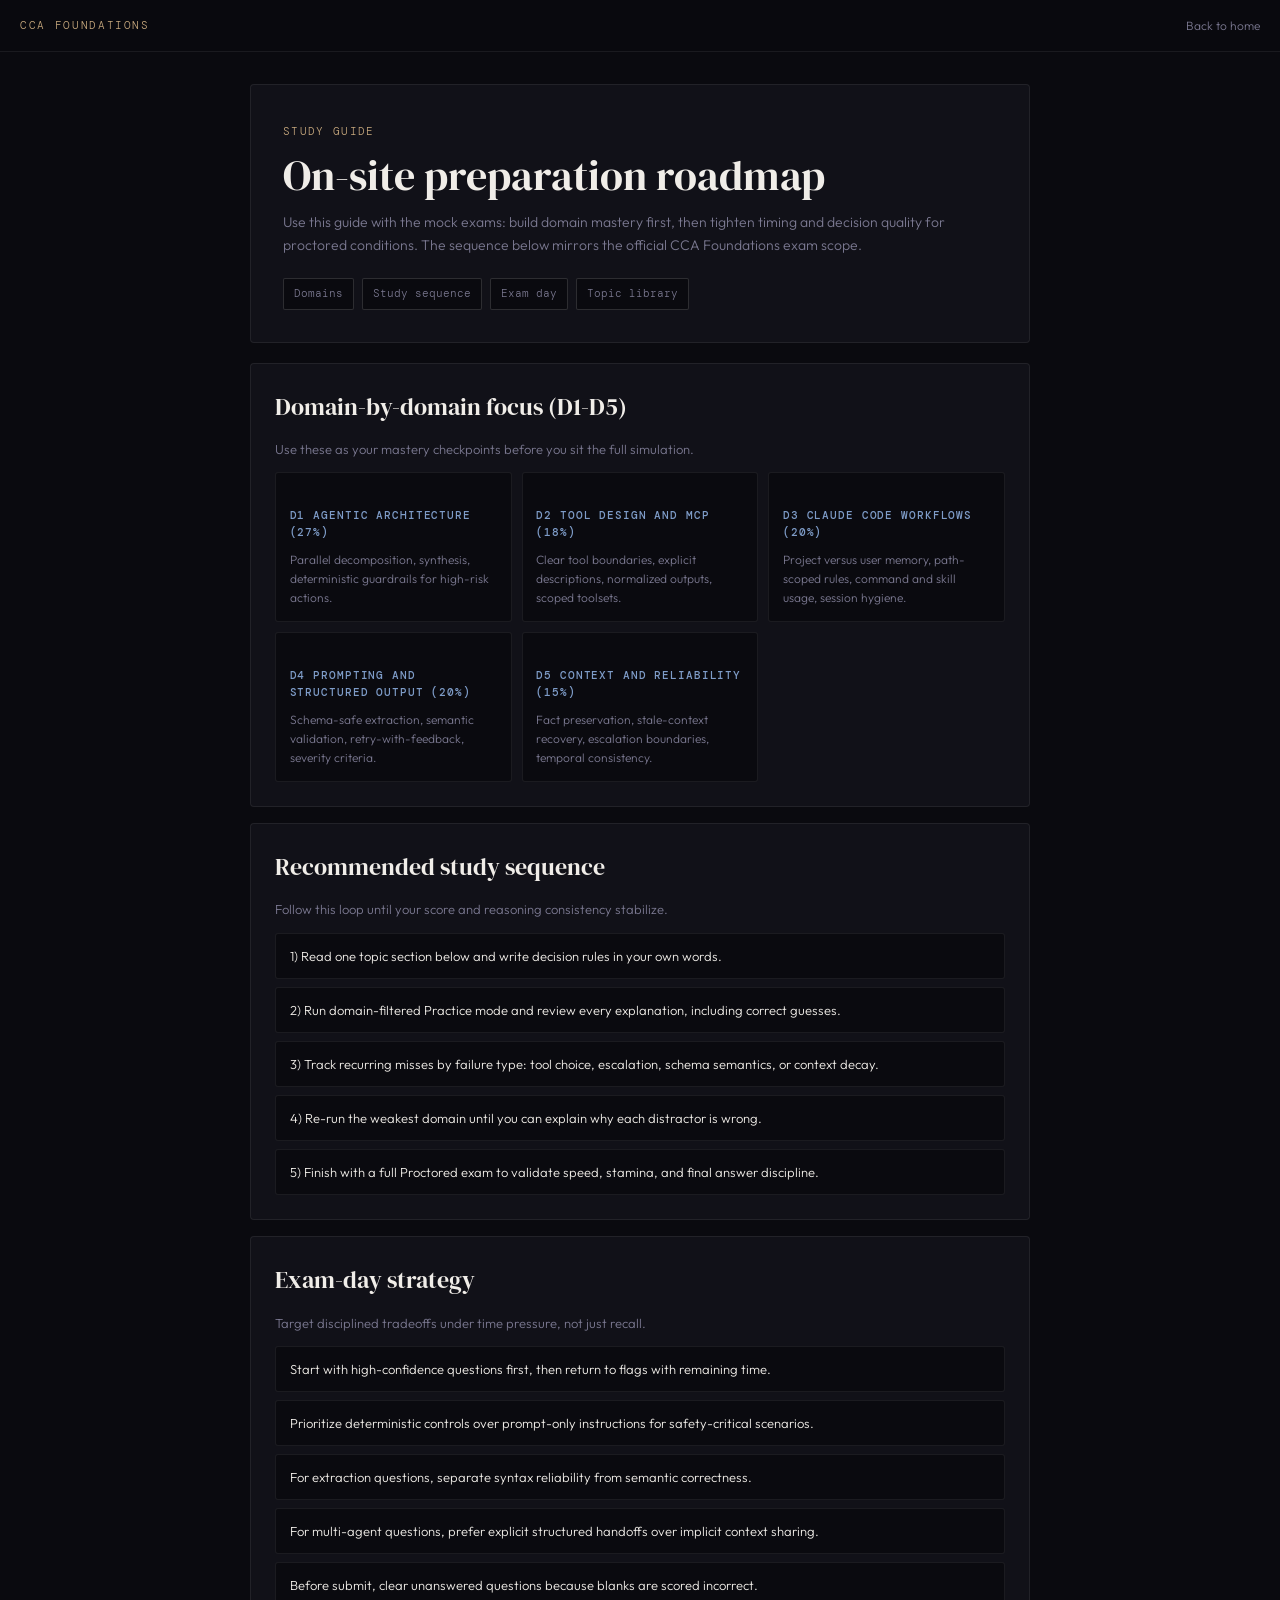
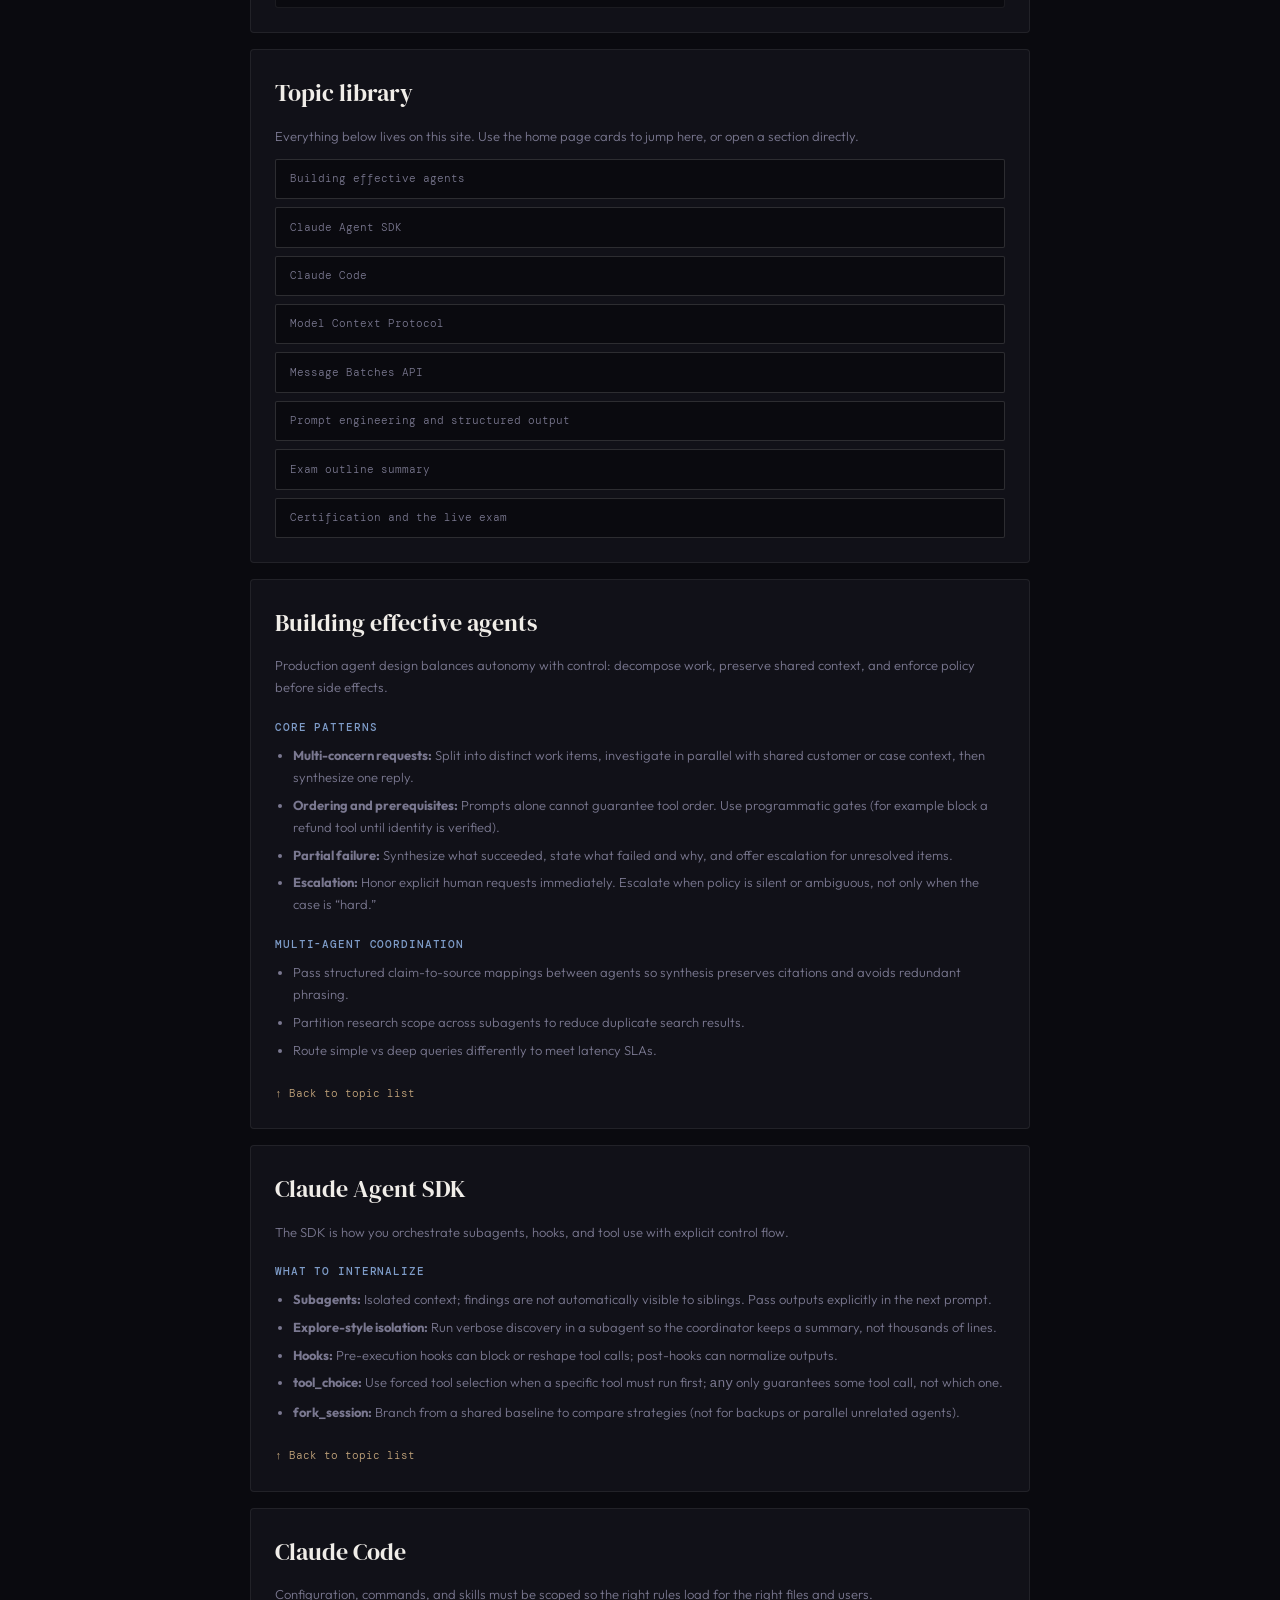
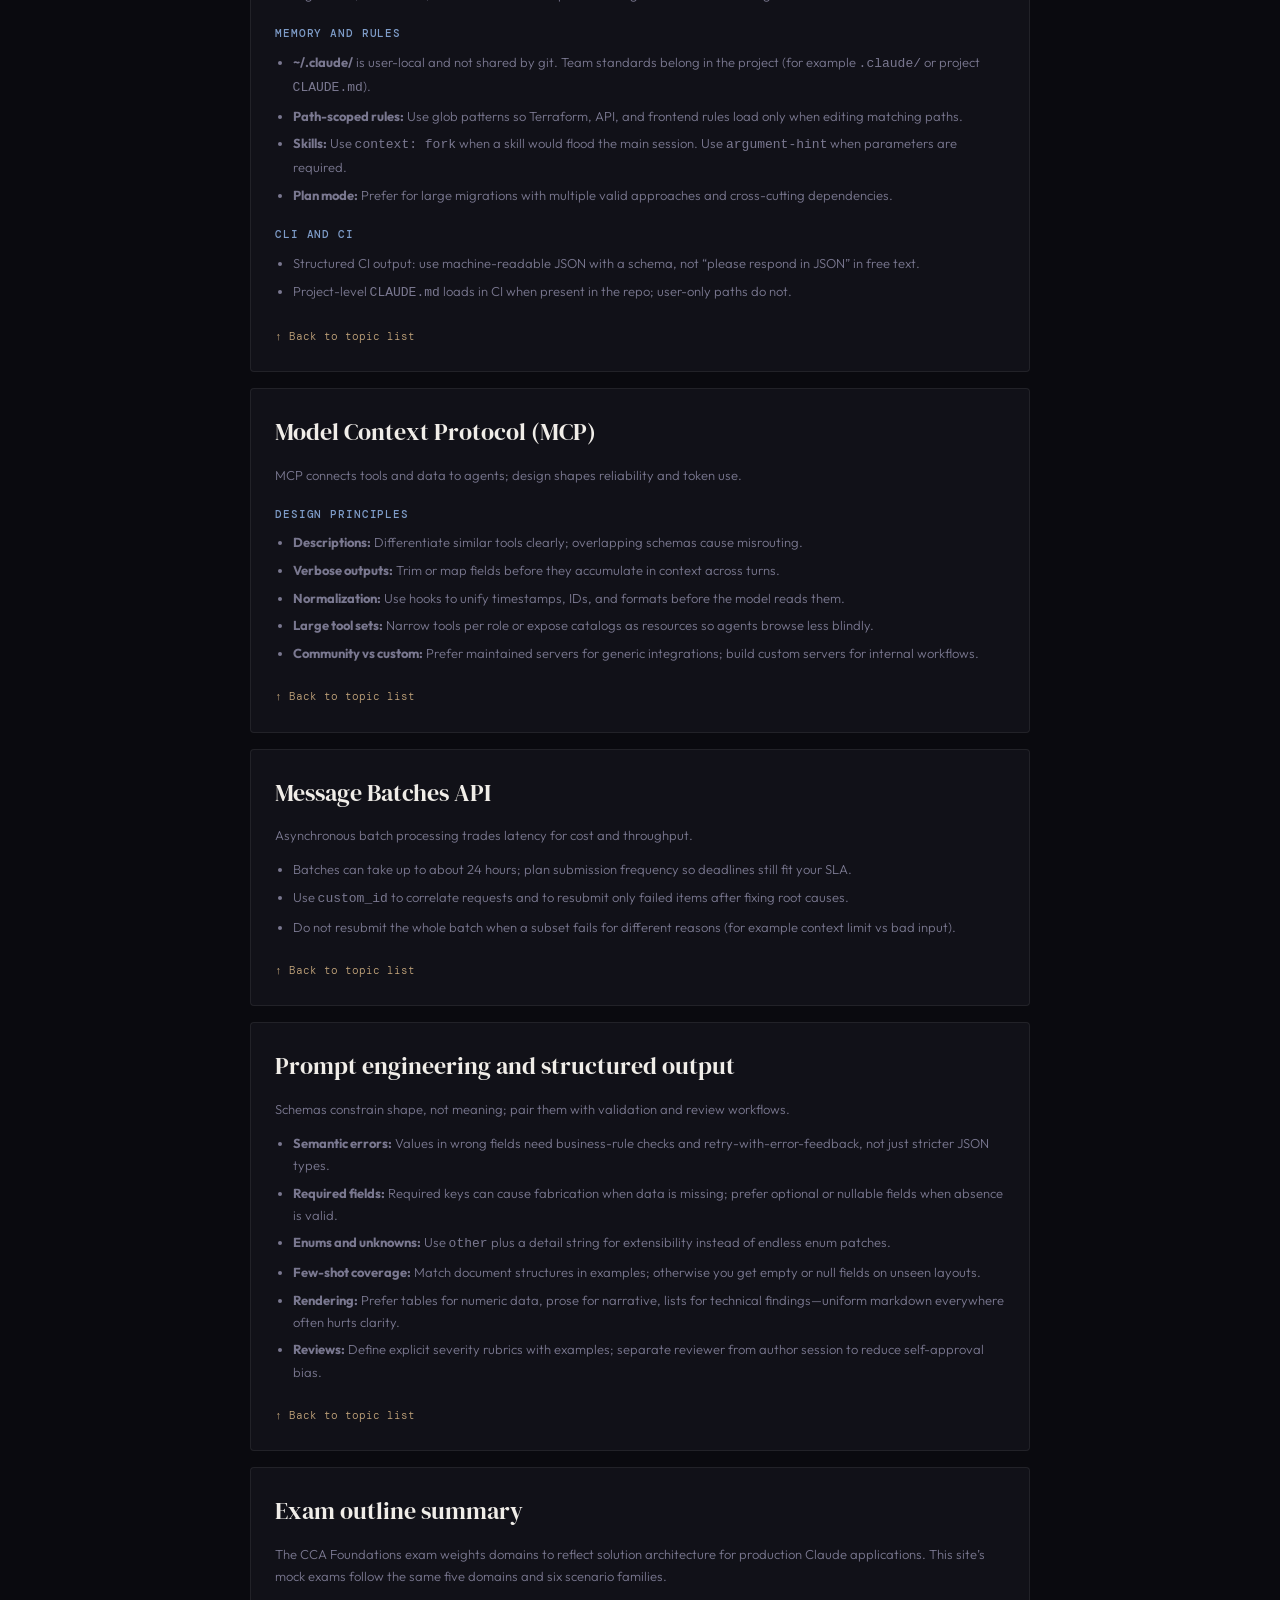
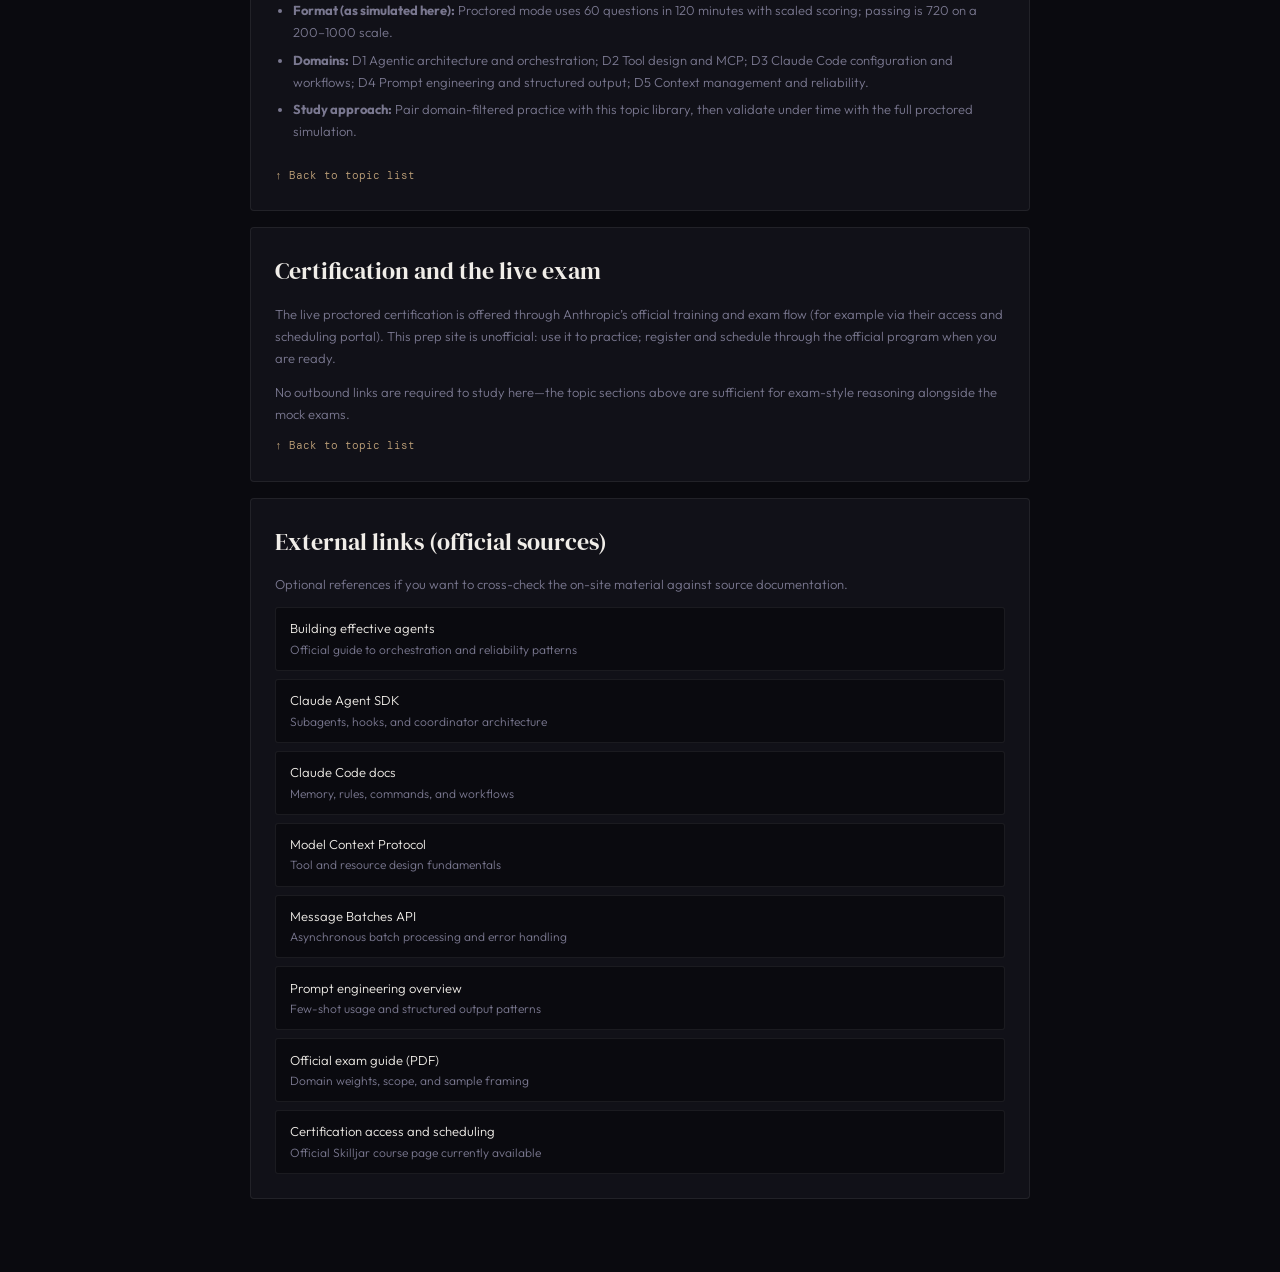
<file: study-guide.html>
<!doctype html>
<html lang="en">
  <head>
    <meta charset="UTF-8" />
    <meta
      name="viewport"
      content="width=device-width, initial-scale=1.0, viewport-fit=cover"
    />
    <title>Study Guide — CCA Foundations</title>
    <link rel="preconnect" href="https://fonts.googleapis.com" />
    <link rel="preconnect" href="https://fonts.gstatic.com" crossorigin />
    <link
      href="https://fonts.googleapis.com/css2?family=DM+Serif+Display:ital@0;1&family=DM+Mono:wght@400;500&family=Outfit:wght@300;400;500&display=swap"
      rel="stylesheet"
    />
    <link rel="stylesheet" href="exam-shared.css" />
    <style>
      .guide-hero {
        background: var(--surface);
        border: 1px solid var(--border);
        border-radius: 4px;
        padding: 2rem;
        margin-bottom: 1.25rem;
      }

      .guide-kicker {
        font-family: "DM Mono", monospace;
        font-size: 11px;
        letter-spacing: 0.12em;
        text-transform: uppercase;
        color: var(--accent);
        margin-bottom: 0.75rem;
        display: inline-block;
      }

      .guide-hero h1 {
        font-family: "DM Serif Display", serif;
        font-size: clamp(1.8rem, 4vw, 2.6rem);
        line-height: 1.1;
        margin-bottom: 0.75rem;
        font-weight: 400;
      }

      .guide-hero p {
        font-size: 14px;
        color: var(--muted);
        line-height: 1.7;
        max-width: 720px;
      }

      .anchor-row {
        display: flex;
        flex-wrap: wrap;
        gap: 8px;
        margin-top: 1.25rem;
      }

      .anchor-link {
        font-family: "DM Mono", monospace;
        font-size: 11px;
        text-decoration: none;
        border: 1px solid var(--border2);
        color: var(--muted);
        background: var(--bg);
        padding: 6px 10px;
        border-radius: 2px;
      }

      .anchor-link:hover {
        color: var(--text);
        border-color: var(--accent);
      }

      .guide-card {
        background: var(--surface);
        border: 1px solid var(--border);
        border-radius: 4px;
        padding: 1.5rem;
        margin-bottom: 1rem;
      }

      .guide-card h2 {
        font-family: "DM Serif Display", serif;
        font-size: 1.5rem;
        font-weight: 400;
        margin-bottom: 0.75rem;
      }

      .guide-card p {
        font-size: 13px;
        color: var(--muted);
        line-height: 1.7;
        margin-bottom: 0.75rem;
      }

      .domain-grid {
        display: grid;
        grid-template-columns: repeat(auto-fit, minmax(230px, 1fr));
        gap: 10px;
        margin-top: 0.75rem;
      }

      .domain-box {
        border: 1px solid var(--border);
        border-radius: 3px;
        padding: 0.85rem;
        background: var(--bg);
      }

      .domain-box h3 {
        font-family: "DM Mono", monospace;
        font-size: 11px;
        text-transform: uppercase;
        letter-spacing: 0.08em;
        color: var(--accent);
        margin-bottom: 0.4rem;
        font-weight: 500;
      }

      .domain-box p {
        margin: 0;
        font-size: 12px;
        color: var(--muted);
        line-height: 1.6;
      }

      .checklist {
        display: grid;
        gap: 8px;
        margin-top: 0.75rem;
      }

      .check {
        border: 1px solid var(--border);
        border-radius: 3px;
        background: var(--bg);
        padding: 0.75rem 0.85rem;
        font-size: 13px;
        color: var(--text);
        line-height: 1.55;
      }

      .resource-list {
        display: grid;
        gap: 8px;
        margin-top: 0.75rem;
      }

      .resource-list a {
        text-decoration: none;
        color: var(--text);
        border: 1px solid var(--border);
        background: var(--bg);
        border-radius: 3px;
        padding: 0.7rem 0.85rem;
        font-size: 13px;
        line-height: 1.5;
        overflow-wrap: anywhere;
        word-break: break-word;
      }

      .resource-list a:hover {
        border-color: var(--accent);
      }

      .resource-list span {
        display: block;
        color: var(--muted);
        font-size: 12px;
        margin-top: 2px;
      }

      .guide-card h3 {
        font-family: "DM Mono", monospace;
        font-size: 11px;
        text-transform: uppercase;
        letter-spacing: 0.08em;
        color: var(--accent2);
        margin: 1.25rem 0 0.5rem;
        font-weight: 500;
      }

      .guide-card ul {
        margin: 0 0 0.75rem 1.1rem;
        font-size: 13px;
        color: var(--muted);
        line-height: 1.7;
      }

      .guide-card li {
        margin-bottom: 0.35rem;
      }

      .back-to-top {
        font-family: "DM Mono", monospace;
        font-size: 11px;
        color: var(--accent);
        text-decoration: none;
        display: inline-block;
        margin-top: 0.75rem;
      }

      .back-to-top:hover {
        text-decoration: underline;
      }

      .topic-toc {
        display: grid;
        gap: 8px;
        margin-top: 0.75rem;
      }

      .topic-toc .toc-item {
        display: block;
        padding: 0.65rem 0.85rem;
      }

      @media (max-width: 640px) {
        .guide-hero {
          padding: 1.5rem 1.1rem;
        }

        .guide-card {
          padding: 1.25rem 1rem;
        }

        .domain-grid {
          grid-template-columns: 1fr;
        }

        .anchor-link,
        .topic-toc .toc-item {
          min-height: 44px;
          display: inline-flex;
          align-items: center;
        }

        .topic-toc .toc-item {
          display: flex;
        }
      }
    </style>
    <script type="text/javascript">
      (function (c, l, a, r, i, t, y) {
        c[a] =
          c[a] ||
          function () {
            (c[a].q = c[a].q || []).push(arguments);
          };
        t = l.createElement(r);
        t.async = 1;
        t.src = "https://www.clarity.ms/tag/" + i;
        y = l.getElementsByTagName(r)[0];
        y.parentNode.insertBefore(t, y);
      })(window, document, "clarity", "script", "w9178he6sz");
    </script>
  </head>
  <body>
    <nav>
      <a class="nav-logo" href="index.html">CCA Foundations</a>
      <div class="nav-disclaimer-wrap">
        <a class="nav-back" href="index.html"> Back to home </a>
      </div>
    </nav>

    <main>
      <section class="guide-hero">
        <span class="guide-kicker">Study guide</span>
        <h1>On-site preparation roadmap</h1>
        <p>
          Use this guide with the mock exams: build domain mastery first, then
          tighten timing and decision quality for proctored conditions. The
          sequence below mirrors the official CCA Foundations exam scope.
        </p>
        <div class="anchor-row">
          <a class="anchor-link" href="#domains">Domains</a>
          <a class="anchor-link" href="#sequence">Study sequence</a>
          <a class="anchor-link" href="#exam-day">Exam day</a>
          <a class="anchor-link" href="#topics">Topic library</a>
        </div>
      </section>

      <section id="domains" class="guide-card">
        <h2>Domain-by-domain focus (D1-D5)</h2>
        <p>
          Use these as your mastery checkpoints before you sit the full
          simulation.
        </p>
        <div class="domain-grid">
          <div class="domain-box">
            <h3>D1 Agentic Architecture (27%)</h3>
            <p>
              Parallel decomposition, synthesis, deterministic guardrails for
              high-risk actions.
            </p>
          </div>
          <div class="domain-box">
            <h3>D2 Tool Design and MCP (18%)</h3>
            <p>
              Clear tool boundaries, explicit descriptions, normalized outputs,
              scoped toolsets.
            </p>
          </div>
          <div class="domain-box">
            <h3>D3 Claude Code Workflows (20%)</h3>
            <p>
              Project versus user memory, path-scoped rules, command and skill
              usage, session hygiene.
            </p>
          </div>
          <div class="domain-box">
            <h3>D4 Prompting and Structured Output (20%)</h3>
            <p>
              Schema-safe extraction, semantic validation, retry-with-feedback,
              severity criteria.
            </p>
          </div>
          <div class="domain-box">
            <h3>D5 Context and Reliability (15%)</h3>
            <p>
              Fact preservation, stale-context recovery, escalation boundaries,
              temporal consistency.
            </p>
          </div>
        </div>
      </section>

      <section id="sequence" class="guide-card">
        <h2>Recommended study sequence</h2>
        <p>
          Follow this loop until your score and reasoning consistency stabilize.
        </p>
        <div class="checklist">
          <div class="check">
            1) Read one topic section below and write decision rules in your own
            words.
          </div>
          <div class="check">
            2) Run domain-filtered Practice mode and review every explanation,
            including correct guesses.
          </div>
          <div class="check">
            3) Track recurring misses by failure type: tool choice, escalation,
            schema semantics, or context decay.
          </div>
          <div class="check">
            4) Re-run the weakest domain until you can explain why each
            distractor is wrong.
          </div>
          <div class="check">
            5) Finish with a full Proctored exam to validate speed, stamina, and
            final answer discipline.
          </div>
        </div>
      </section>

      <section id="exam-day" class="guide-card">
        <h2>Exam-day strategy</h2>
        <p>
          Target disciplined tradeoffs under time pressure, not just recall.
        </p>
        <div class="checklist">
          <div class="check">
            Start with high-confidence questions first, then return to flags
            with remaining time.
          </div>
          <div class="check">
            Prioritize deterministic controls over prompt-only instructions for
            safety-critical scenarios.
          </div>
          <div class="check">
            For extraction questions, separate syntax reliability from semantic
            correctness.
          </div>
          <div class="check">
            For multi-agent questions, prefer explicit structured handoffs over
            implicit context sharing.
          </div>
          <div class="check">
            Before submit, clear unanswered questions because blanks are scored
            incorrect.
          </div>
        </div>
      </section>

      <section id="topics" class="guide-card">
        <h2>Topic library</h2>
        <p>
          Everything below lives on this site. Use the home page cards to jump
          here, or open a section directly.
        </p>
        <div class="topic-toc">
          <a class="anchor-link toc-item" href="#agents"
            >Building effective agents</a
          >
          <a class="anchor-link toc-item" href="#agent-sdk">Claude Agent SDK</a>
          <a class="anchor-link toc-item" href="#claude-code">Claude Code</a>
          <a class="anchor-link toc-item" href="#mcp">Model Context Protocol</a>
          <a class="anchor-link toc-item" href="#batches"
            >Message Batches API</a
          >
          <a class="anchor-link toc-item" href="#prompt-engineering"
            >Prompt engineering and structured output</a
          >
          <a class="anchor-link toc-item" href="#exam-outline"
            >Exam outline summary</a
          >
          <a class="anchor-link toc-item" href="#certification"
            >Certification and the live exam</a
          >
        </div>
      </section>

      <section id="agents" class="guide-card">
        <h2>Building effective agents</h2>
        <p>
          Production agent design balances autonomy with control: decompose
          work, preserve shared context, and enforce policy before side effects.
        </p>
        <h3>Core patterns</h3>
        <ul>
          <li>
            <strong>Multi-concern requests:</strong> Split into distinct work
            items, investigate in parallel with shared customer or case context,
            then synthesize one reply.
          </li>
          <li>
            <strong>Ordering and prerequisites:</strong> Prompts alone cannot
            guarantee tool order. Use programmatic gates (for example block a
            refund tool until identity is verified).
          </li>
          <li>
            <strong>Partial failure:</strong> Synthesize what succeeded, state
            what failed and why, and offer escalation for unresolved items.
          </li>
          <li>
            <strong>Escalation:</strong> Honor explicit human requests
            immediately. Escalate when policy is silent or ambiguous, not only
            when the case is “hard.”
          </li>
        </ul>
        <h3>Multi-agent coordination</h3>
        <ul>
          <li>
            Pass structured claim-to-source mappings between agents so synthesis
            preserves citations and avoids redundant phrasing.
          </li>
          <li>
            Partition research scope across subagents to reduce duplicate search
            results.
          </li>
          <li>
            Route simple vs deep queries differently to meet latency SLAs.
          </li>
        </ul>
        <a class="back-to-top" href="#topics">↑ Back to topic list</a>
      </section>

      <section id="agent-sdk" class="guide-card">
        <h2>Claude Agent SDK</h2>
        <p>
          The SDK is how you orchestrate subagents, hooks, and tool use with
          explicit control flow.
        </p>
        <h3>What to internalize</h3>
        <ul>
          <li>
            <strong>Subagents:</strong> Isolated context; findings are not
            automatically visible to siblings. Pass outputs explicitly in the
            next prompt.
          </li>
          <li>
            <strong>Explore-style isolation:</strong> Run verbose discovery in a
            subagent so the coordinator keeps a summary, not thousands of lines.
          </li>
          <li>
            <strong>Hooks:</strong> Pre-execution hooks can block or reshape
            tool calls; post-hooks can normalize outputs.
          </li>
          <li>
            <strong>tool_choice:</strong> Use forced tool selection when a
            specific tool must run first; <code>any</code> only guarantees some
            tool call, not which one.
          </li>
          <li>
            <strong>fork_session:</strong> Branch from a shared baseline to
            compare strategies (not for backups or parallel unrelated agents).
          </li>
        </ul>
        <a class="back-to-top" href="#topics">↑ Back to topic list</a>
      </section>

      <section id="claude-code" class="guide-card">
        <h2>Claude Code</h2>
        <p>
          Configuration, commands, and skills must be scoped so the right rules
          load for the right files and users.
        </p>
        <h3>Memory and rules</h3>
        <ul>
          <li>
            <strong>~/.claude/</strong> is user-local and not shared by git.
            Team standards belong in the project (for example
            <code>.claude/</code> or project <code>CLAUDE.md</code>).
          </li>
          <li>
            <strong>Path-scoped rules:</strong> Use glob patterns so Terraform,
            API, and frontend rules load only when editing matching paths.
          </li>
          <li>
            <strong>Skills:</strong> Use <code>context: fork</code> when a skill
            would flood the main session. Use <code>argument-hint</code> when
            parameters are required.
          </li>
          <li>
            <strong>Plan mode:</strong> Prefer for large migrations with
            multiple valid approaches and cross-cutting dependencies.
          </li>
        </ul>
        <h3>CLI and CI</h3>
        <ul>
          <li>
            Structured CI output: use machine-readable JSON with a schema, not
            “please respond in JSON” in free text.
          </li>
          <li>
            Project-level <code>CLAUDE.md</code> loads in CI when present in the
            repo; user-only paths do not.
          </li>
        </ul>
        <a class="back-to-top" href="#topics">↑ Back to topic list</a>
      </section>

      <section id="mcp" class="guide-card">
        <h2>Model Context Protocol (MCP)</h2>
        <p>
          MCP connects tools and data to agents; design shapes reliability and
          token use.
        </p>
        <h3>Design principles</h3>
        <ul>
          <li>
            <strong>Descriptions:</strong> Differentiate similar tools clearly;
            overlapping schemas cause misrouting.
          </li>
          <li>
            <strong>Verbose outputs:</strong> Trim or map fields before they
            accumulate in context across turns.
          </li>
          <li>
            <strong>Normalization:</strong> Use hooks to unify timestamps, IDs,
            and formats before the model reads them.
          </li>
          <li>
            <strong>Large tool sets:</strong> Narrow tools per role or expose
            catalogs as resources so agents browse less blindly.
          </li>
          <li>
            <strong>Community vs custom:</strong> Prefer maintained servers for
            generic integrations; build custom servers for internal workflows.
          </li>
        </ul>
        <a class="back-to-top" href="#topics">↑ Back to topic list</a>
      </section>

      <section id="batches" class="guide-card">
        <h2>Message Batches API</h2>
        <p>
          Asynchronous batch processing trades latency for cost and throughput.
        </p>
        <ul>
          <li>
            Batches can take up to about 24 hours; plan submission frequency so
            deadlines still fit your SLA.
          </li>
          <li>
            Use <code>custom_id</code> to correlate requests and to resubmit
            only failed items after fixing root causes.
          </li>
          <li>
            Do not resubmit the whole batch when a subset fails for different
            reasons (for example context limit vs bad input).
          </li>
        </ul>
        <a class="back-to-top" href="#topics">↑ Back to topic list</a>
      </section>

      <section id="prompt-engineering" class="guide-card">
        <h2>Prompt engineering and structured output</h2>
        <p>
          Schemas constrain shape, not meaning; pair them with validation and
          review workflows.
        </p>
        <ul>
          <li>
            <strong>Semantic errors:</strong> Values in wrong fields need
            business-rule checks and retry-with-error-feedback, not just
            stricter JSON types.
          </li>
          <li>
            <strong>Required fields:</strong> Required keys can cause
            fabrication when data is missing; prefer optional or nullable fields
            when absence is valid.
          </li>
          <li>
            <strong>Enums and unknowns:</strong> Use <code>other</code> plus a
            detail string for extensibility instead of endless enum patches.
          </li>
          <li>
            <strong>Few-shot coverage:</strong> Match document structures in
            examples; otherwise you get empty or null fields on unseen layouts.
          </li>
          <li>
            <strong>Rendering:</strong> Prefer tables for numeric data, prose
            for narrative, lists for technical findings—uniform markdown
            everywhere often hurts clarity.
          </li>
          <li>
            <strong>Reviews:</strong> Define explicit severity rubrics with
            examples; separate reviewer from author session to reduce
            self-approval bias.
          </li>
        </ul>
        <a class="back-to-top" href="#topics">↑ Back to topic list</a>
      </section>

      <section id="exam-outline" class="guide-card">
        <h2>Exam outline summary</h2>
        <p>
          The CCA Foundations exam weights domains to reflect solution
          architecture for production Claude applications. This site’s mock
          exams follow the same five domains and six scenario families.
        </p>
        <ul>
          <li>
            <strong>Format (as simulated here):</strong> Proctored mode uses 60
            questions in 120 minutes with scaled scoring; passing is 720 on a
            200–1000 scale.
          </li>
          <li>
            <strong>Domains:</strong> D1 Agentic architecture and orchestration;
            D2 Tool design and MCP; D3 Claude Code configuration and workflows;
            D4 Prompt engineering and structured output; D5 Context management
            and reliability.
          </li>
          <li>
            <strong>Study approach:</strong> Pair domain-filtered practice with
            this topic library, then validate under time with the full proctored
            simulation.
          </li>
        </ul>
        <a class="back-to-top" href="#topics">↑ Back to topic list</a>
      </section>

      <section id="certification" class="guide-card">
        <h2>Certification and the live exam</h2>
        <p>
          The live proctored certification is offered through Anthropic’s
          official training and exam flow (for example via their access and
          scheduling portal). This prep site is unofficial: use it to practice;
          register and schedule through the official program when you are ready.
        </p>
        <p style="margin-bottom: 0">
          No outbound links are required to study here—the topic sections above
          are sufficient for exam-style reasoning alongside the mock exams.
        </p>
        <a class="back-to-top" href="#topics">↑ Back to topic list</a>
      </section>

      <section id="external-links" class="guide-card">
        <h2>External links (official sources)</h2>
        <p>
          Optional references if you want to cross-check the on-site material
          against source documentation.
        </p>
        <div class="resource-list">
          <a
            href="https://docs.anthropic.com/en/docs/build-with-claude/tool-use"
            target="_blank"
            rel="noopener noreferrer"
            >Building effective agents<span
              >Official guide to orchestration and reliability patterns</span
            ></a
          >
          <a
            href="https://docs.anthropic.com/en/docs/agent-sdk/overview"
            target="_blank"
            rel="noopener noreferrer"
            >Claude Agent SDK<span
              >Subagents, hooks, and coordinator architecture</span
            ></a
          >
          <a
            href="https://docs.anthropic.com/en/docs/claude-code/overview"
            target="_blank"
            rel="noopener noreferrer"
            >Claude Code docs<span
              >Memory, rules, commands, and workflows</span
            ></a
          >
          <a
            href="https://docs.anthropic.com/en/docs/mcp"
            target="_blank"
            rel="noopener noreferrer"
            >Model Context Protocol<span
              >Tool and resource design fundamentals</span
            ></a
          >
          <a
            href="https://docs.anthropic.com/en/docs/build-with-claude/batch-processing"
            target="_blank"
            rel="noopener noreferrer"
            >Message Batches API<span
              >Asynchronous batch processing and error handling</span
            ></a
          >
          <a
            href="https://docs.anthropic.com/en/docs/build-with-claude/prompt-engineering/overview"
            target="_blank"
            rel="noopener noreferrer"
            >Prompt engineering overview<span
              >Few-shot usage and structured output patterns</span
            ></a
          >
          <a
            href="https://everpath-course-content.s3-accelerate.amazonaws.com/instructor%2F8lsy243ftffjjy1cx9lm3o2bw%2Fpublic%2F1773274827%2FClaude+Certified+Architect+%E2%80%93+Foundations+Certification+Exam+Guide.pdf"
            target="_blank"
            rel="noopener noreferrer"
            >Official exam guide (PDF)<span
              >Domain weights, scope, and sample framing</span
            ></a
          >
          <a
            href="https://anthropic.skilljar.com/claude-code-in-action"
            target="_blank"
            rel="noopener noreferrer"
            >Certification access and scheduling<span
              >Official Skilljar course page currently available</span
            ></a
          >
        </div>
      </section>
    </main>
  </body>
</html>
</file>
<file: disclaimer-modal.css>
/* Disclaimer modal — shared across pages */
.disclaimer-modal-overlay {
  position: fixed;
  inset: 0;
  z-index: 10000;
  display: flex;
  align-items: center;
  justify-content: center;
  padding: max(1.25rem, env(safe-area-inset-top)) max(1.25rem, env(safe-area-inset-right)) max(1.25rem, env(safe-area-inset-bottom)) max(1.25rem, env(safe-area-inset-left));
  background: rgba(10, 10, 15, 0.82);
  backdrop-filter: blur(10px);
  opacity: 0;
  visibility: hidden;
  transition: opacity 0.25s ease, visibility 0.25s ease;
}

.disclaimer-modal-overlay.is-open {
  opacity: 1;
  visibility: visible;
}

.disclaimer-modal-panel {
  width: 100%;
  max-width: 36rem;
  max-height: min(88vh, 40rem);
  display: flex;
  flex-direction: column;
  overflow: hidden;
  border: 2px solid rgba(191, 109, 109, 0.5);
  border-radius: 8px;
  background: var(--surface, #111118);
  box-shadow: 0 24px 80px rgba(0, 0, 0, 0.55), 0 0 0 1px rgba(191, 109, 109, 0.15);
  padding: 0;
}

/* Only the legal copy scrolls; button stays visible at the bottom */
.disclaimer-modal-scroll {
  flex: 1 1 auto;
  min-height: 0;
  overflow-y: auto;
  padding: 1.75rem 1.5rem 1rem;
  -webkit-overflow-scrolling: touch;
}

.disclaimer-modal-kicker {
  font-family: 'DM Mono', monospace;
  font-size: 11px;
  letter-spacing: 0.18em;
  text-transform: uppercase;
  color: var(--red, #bf6d6d);
  display: block;
  margin-bottom: 0.5rem;
}

.disclaimer-modal-title {
  font-family: 'DM Serif Display', serif;
  font-size: clamp(1.5rem, 4vw, 2.15rem);
  line-height: 1.12;
  color: var(--text, #f0ede8);
  margin-bottom: 1rem;
  font-weight: 400;
}

.disclaimer-modal-body p {
  font-size: 14px;
  color: var(--muted, #7a7890);
  line-height: 1.72;
  margin-bottom: 0.9rem;
  max-width: 65ch;
}

.disclaimer-modal-body p:last-of-type {
  margin-bottom: 0;
}

.disclaimer-modal-body strong {
  color: var(--text, #f0ede8);
  font-weight: 500;
}

.disclaimer-modal-actions {
  flex-shrink: 0;
  margin-top: 0;
  padding: 1rem 1.5rem 1.5rem;
  border-top: 1px solid var(--border, rgba(255, 255, 255, 0.07));
  background: var(--surface, #111118);
  box-shadow: 0 -8px 24px rgba(0, 0, 0, 0.25);
}

.disclaimer-modal-btn {
  width: 100%;
  font-family: 'Outfit', sans-serif;
  font-size: 15px;
  font-weight: 500;
  padding: 14px 20px;
  border: none;
  border-radius: 2px;
  cursor: pointer;
  background: var(--accent, #c8a97e);
  color: #0a0a0f;
  transition: opacity 0.2s;
}

.disclaimer-modal-btn:hover {
  opacity: 0.9;
}

body.disclaimer-modal-open {
  overflow: hidden;
}

/* Trigger link / button in nav or footer */
.js-open-disclaimer {
  font-family: 'DM Mono', monospace;
  font-size: 11px;
  letter-spacing: 0.06em;
  color: var(--muted, #7a7890);
  background: none;
  border: none;
  cursor: pointer;
  text-decoration: underline;
  text-underline-offset: 3px;
  padding: 0;
}

.js-open-disclaimer:hover {
  color: var(--text, #f0ede8);
}

.nav-disclaimer-wrap {
  display: flex;
  align-items: center;
  gap: 0.75rem;
}

/* GitHub repo link (star on GitHub) */
a.nav-github {
  display: inline-flex;
  align-items: center;
  gap: 6px;
  font-family: 'Outfit', sans-serif;
  font-size: 13px;
  font-weight: 300;
  color: var(--muted, #7a7890);
  text-decoration: none;
  letter-spacing: 0.02em;
  transition: color 0.2s;
}

a.nav-github:hover {
  color: var(--text, #f0ede8);
}

a.nav-github svg {
  flex-shrink: 0;
  opacity: 0.95;
}

footer .js-open-disclaimer {
  font-size: 12px;
  color: var(--muted, #7a7890);
  text-decoration: underline;
  text-underline-offset: 2px;
}
</file>
<file: exam-shared.css>
/* exam-shared.css — shared styles for both exam pages */
:root {
  --bg: #0a0a0f;
  --surface: #111118;
  --surface2: #1a1a24;
  --border: rgba(255,255,255,0.07);
  --border2: rgba(255,255,255,0.14);
  --text: #f0ede8;
  --muted: #7a7890;
  --accent: #c8a97e;
  --accent2: #7e9cc8;
  --green: #6dbf8f;
  --red: #bf6d6d;
  --amber: #c8a040;
}

*, *::before, *::after { box-sizing: border-box; margin: 0; padding: 0; }
html { scroll-behavior: smooth; }

body {
  background: var(--bg);
  color: var(--text);
  font-family: 'Outfit', sans-serif;
  font-weight: 300;
  line-height: 1.6;
  min-height: 100vh;
  min-height: 100dvh;
  overflow-x: hidden;
}

/* NAV */
nav {
  position: sticky;
  top: 0;
  z-index: 100;
  display: flex;
  align-items: center;
  justify-content: space-between;
  padding: 1rem max(1.25rem, env(safe-area-inset-right)) 1rem max(1.25rem, env(safe-area-inset-left));
  padding-top: max(1rem, env(safe-area-inset-top));
  border-bottom: 1px solid var(--border);
  background: rgba(10,10,15,0.95);
  backdrop-filter: blur(16px);
  gap: 1rem;
  flex-wrap: wrap;
}

.nav-logo {
  font-family: 'DM Mono', monospace;
  font-size: 11px;
  color: var(--accent);
  letter-spacing: 0.15em;
  text-transform: uppercase;
  text-decoration: none;
}

.nav-back {
  font-size: 12px;
  color: var(--muted);
  text-decoration: none;
  display: flex;
  align-items: center;
  gap: 6px;
  transition: color 0.2s;
}
.nav-back:hover { color: var(--text); }

/* MAIN */
main {
  max-width: 820px;
  margin: 0 auto;
  padding: 2rem max(1.25rem, env(safe-area-inset-right)) max(4rem, env(safe-area-inset-bottom)) max(1.25rem, env(safe-area-inset-left));
}

/* INTRO CARD */
.intro-card {
  background: var(--surface);
  border: 1px solid var(--border);
  border-radius: 4px;
  padding: 3rem 2.5rem;
  text-align: center;
  margin-top: 1rem;
}

.intro-icon {
  width: 56px;
  height: 56px;
  border-radius: 50%;
  background: rgba(200,169,126,0.1);
  border: 1px solid rgba(200,169,126,0.2);
  display: flex;
  align-items: center;
  justify-content: center;
  margin: 0 auto 1.5rem;
  color: var(--accent);
}

.intro-card h1 {
  font-family: 'DM Serif Display', serif;
  font-size: 2rem;
  margin-bottom: 0.5rem;
  font-weight: 400;
}

.intro-card .subtitle {
  font-size: 13px;
  color: var(--muted);
  margin-bottom: 2rem;
}

.rules-box {
  background: var(--bg);
  border: 1px solid var(--border);
  border-radius: 4px;
  padding: 1.25rem 1.5rem;
  margin: 0 auto 2rem;
  max-width: 440px;
  text-align: left;
}

.rule-row {
  display: flex;
  justify-content: space-between;
  align-items: center;
  padding: 7px 0;
  border-bottom: 1px solid var(--border);
  font-size: 13px;
}

.rule-row:last-child { border-bottom: none; }
.rule-label { color: var(--muted); }
.rule-val { font-family: 'DM Mono', monospace; font-size: 12px; color: var(--text); }

.btn-start {
  display: inline-flex;
  align-items: center;
  gap: 8px;
  background: var(--accent);
  color: #0a0a0f;
  font-family: 'Outfit', sans-serif;
  font-size: 14px;
  font-weight: 500;
  padding: 13px 32px;
  border-radius: 2px;
  border: none;
  cursor: pointer;
  transition: opacity 0.2s;
}

.btn-start:hover { opacity: 0.85; }

/* TIMER BAR */
.timer-bar {
  display: flex;
  align-items: center;
  justify-content: space-between;
  padding: 12px 16px;
  background: var(--surface);
  border: 1px solid var(--border);
  border-radius: 4px;
  margin-bottom: 1rem;
  gap: 1rem;
  flex-wrap: wrap;
}

.timer-left { display: flex; align-items: center; gap: 20px; }

.t-label { font-size: 10px; color: var(--muted); text-transform: uppercase; letter-spacing: 0.1em; font-family: 'DM Mono', monospace; }
.t-val { font-size: 20px; font-weight: 500; font-family: 'DM Mono', monospace; color: var(--text); font-variant-numeric: tabular-nums; }
.t-val.warn { color: var(--amber); }
.t-val.danger { color: var(--red); animation: blink 1s ease infinite; }

@keyframes blink { 0%,100%{opacity:1} 50%{opacity:0.5} }

.pbar-wrap { display: flex; align-items: center; gap: 10px; }
.pbar-bg { width: 120px; height: 3px; background: var(--border2); border-radius: 2px; overflow: hidden; }
.pbar-fill { height: 100%; border-radius: 2px; background: var(--accent); transition: width 1s linear; }
.pbar-fill.warn { background: var(--amber); }
.pbar-fill.danger { background: var(--red); }

/* Q-NAV GRID */
.qnav {
  display: flex;
  flex-wrap: wrap;
  gap: 4px;
  margin-bottom: 1rem;
  padding: 12px;
  background: var(--surface);
  border: 1px solid var(--border);
  border-radius: 4px;
}

.qn {
  width: 28px;
  height: 28px;
  display: flex;
  align-items: center;
  justify-content: center;
  font-family: 'DM Mono', monospace;
  font-size: 10px;
  border-radius: 2px;
  border: 1px solid var(--border);
  background: var(--bg);
  color: var(--muted);
  cursor: pointer;
  transition: all 0.15s;
}

.qn:hover { border-color: var(--border2); color: var(--text); }
.qn.current { border-color: var(--accent); color: var(--accent); background: rgba(200,169,126,0.08); }
.qn.answered { background: var(--surface2); color: var(--text); border-color: var(--border2); }
.qn.correct-nav { background: rgba(109,191,143,0.12); border-color: rgba(109,191,143,0.4); color: var(--green); }
.qn.wrong-nav { background: rgba(191,109,109,0.12); border-color: rgba(191,109,109,0.4); color: var(--red); }
.qn.flagged-nav { border-color: var(--amber); color: var(--amber); background: rgba(200,160,64,0.08); }

/* Q-CARD */
.q-card {
  background: var(--surface);
  border: 1px solid var(--border);
  border-radius: 4px;
  padding: 1.75rem;
}

.q-top {
  display: flex;
  align-items: flex-start;
  justify-content: space-between;
  gap: 1rem;
  margin-bottom: 1rem;
}

.scenario-pill {
  display: inline-block;
  font-family: 'DM Mono', monospace;
  font-size: 10px;
  letter-spacing: 0.1em;
  text-transform: uppercase;
  padding: 3px 10px;
  border-radius: 2px;
  margin-bottom: 6px;
}

.sp-1 { background: rgba(109,191,143,0.1); color: #6dbf8f; border: 1px solid rgba(109,191,143,0.2); }
.sp-2 { background: rgba(126,156,200,0.1); color: #7e9cc8; border: 1px solid rgba(126,156,200,0.2); }
.sp-3 { background: rgba(200,169,126,0.1); color: #c8a97e; border: 1px solid rgba(200,169,126,0.2); }
.sp-4 { background: rgba(191,109,109,0.1); color: #bf6d6d; border: 1px solid rgba(191,109,109,0.2); }
.sp-5 { background: rgba(200,160,64,0.1); color: #c8a040; border: 1px solid rgba(200,160,64,0.2); }
.sp-6 { background: rgba(150,120,200,0.1); color: #9678c8; border: 1px solid rgba(150,120,200,0.2); }

.q-meta { font-size: 11px; color: var(--muted); font-family: 'DM Mono', monospace; }

.flag-btn {
  font-family: 'DM Mono', monospace;
  font-size: 10px;
  letter-spacing: 0.08em;
  text-transform: uppercase;
  padding: 5px 12px;
  border-radius: 2px;
  border: 1px solid var(--border);
  background: transparent;
  color: var(--muted);
  cursor: pointer;
  transition: all 0.2s;
  flex-shrink: 0;
}
.flag-btn:hover { border-color: var(--border2); color: var(--text); }
.flag-btn.flagged { border-color: var(--amber); color: var(--amber); background: rgba(200,160,64,0.08); }

.q-text {
  font-size: 14px;
  color: var(--text);
  line-height: 1.7;
  margin-bottom: 1.25rem;
}

.q-text code {
  font-family: 'DM Mono', monospace;
  font-size: 12px;
  background: var(--surface2);
  border: 1px solid var(--border2);
  padding: 1px 6px;
  border-radius: 2px;
  color: var(--accent);
}

/* OPTIONS */
.opts { display: flex; flex-direction: column; gap: 6px; }

.opt {
  width: 100%;
  text-align: left;
  background: var(--bg);
  border: 1px solid var(--border);
  border-radius: 2px;
  padding: 11px 14px;
  cursor: pointer;
  font-size: 13px;
  color: var(--text);
  line-height: 1.55;
  display: flex;
  gap: 12px;
  align-items: flex-start;
  font-family: 'Outfit', sans-serif;
  font-weight: 300;
  transition: border-color 0.15s, background 0.15s;
}
.opt:hover:not(:disabled) { border-color: var(--border2); background: var(--surface2); }
.opt:disabled { cursor: default; }

.opt-letter {
  font-family: 'DM Mono', monospace;
  font-size: 11px;
  color: var(--muted);
  min-width: 16px;
  margin-top: 2px;
  flex-shrink: 0;
}

.opt.sel { border-color: rgba(126,156,200,0.5); background: rgba(126,156,200,0.07); }
.opt.sel .opt-letter { color: var(--accent2); }

.opt.correct { border-color: rgba(109,191,143,0.5); background: rgba(109,191,143,0.07); }
.opt.correct .opt-letter { color: var(--green); }

.opt.wrong { border-color: rgba(191,109,109,0.5); background: rgba(191,109,109,0.07); }
.opt.wrong .opt-letter { color: var(--red); }

.opt code {
  font-family: 'DM Mono', monospace;
  font-size: 11px;
  background: var(--surface2);
  border: 1px solid var(--border2);
  padding: 0 5px;
  border-radius: 2px;
  color: var(--accent);
}

/* EXPLANATION */
.exp {
  margin-top: 1rem;
  padding: 12px 14px;
  background: var(--bg);
  border: 1px solid var(--border);
  border-left: 2px solid var(--green);
  border-radius: 2px;
  font-size: 12px;
  color: var(--muted);
  line-height: 1.65;
  display: none;
}
.exp.show { display: block; }
.exp.bad { border-left-color: var(--red); }
.exp-hdr { font-family: 'DM Mono', monospace; font-size: 10px; text-transform: uppercase; letter-spacing: 0.1em; margin-bottom: 6px; color: var(--text); }

/* NAV ROW */
.nav-row {
  display: flex;
  gap: 8px;
  margin-top: 1.25rem;
  flex-wrap: wrap;
  align-items: center;
}

.btn {
  padding: 9px 18px;
  border-radius: 2px;
  border: 1px solid var(--border2);
  background: transparent;
  color: var(--text);
  font-family: 'Outfit', sans-serif;
  font-size: 13px;
  cursor: pointer;
  transition: background 0.15s;
}
.btn:hover { background: var(--surface2); }
.btn:disabled { opacity: 0.35; cursor: default; }

.btn-submit-ans {
  background: var(--accent);
  border-color: var(--accent);
  color: #0a0a0f;
  font-weight: 500;
}
.btn-submit-ans:hover { opacity: 0.85; background: var(--accent); }

.btn-end {
  background: var(--red);
  border-color: var(--red);
  color: #fff;
  font-weight: 500;
  font-size: 12px;
  padding: 8px 16px;
}
.btn-end:hover { opacity: 0.85; background: var(--red); }

.skip-link {
  font-size: 12px;
  color: var(--muted);
  background: none;
  border: none;
  cursor: pointer;
  font-family: 'Outfit', sans-serif;
  text-decoration: underline;
  padding: 0;
}
.skip-link:hover { color: var(--text); }

/* RESULTS */
.score-grid {
  display: grid;
  grid-template-columns: repeat(auto-fit, minmax(140px, 1fr));
  gap: 1px;
  background: var(--border);
  border: 1px solid var(--border);
  border-radius: 4px;
  overflow: hidden;
  margin-bottom: 1.5rem;
}

.score-cell {
  background: var(--surface);
  padding: 1.25rem;
  text-align: center;
}

.score-num {
  font-family: 'DM Serif Display', serif;
  font-size: 2.5rem;
  display: block;
  line-height: 1;
  margin-bottom: 6px;
}

.score-lbl {
  font-size: 11px;
  color: var(--muted);
  text-transform: uppercase;
  letter-spacing: 0.08em;
  font-family: 'DM Mono', monospace;
}

.domain-breakdown { margin-bottom: 1.5rem; }

.db-header {
  font-family: 'DM Mono', monospace;
  font-size: 10px;
  text-transform: uppercase;
  letter-spacing: 0.12em;
  color: var(--muted);
  margin-bottom: 10px;
  padding: 0 0 8px;
  border-bottom: 1px solid var(--border);
}

.db-row {
  display: flex;
  align-items: center;
  gap: 12px;
  padding: 10px 0;
  border-bottom: 1px solid var(--border);
  font-size: 12px;
}
.db-row:last-child { border-bottom: none; }

.db-label { flex: 1; color: var(--text); }
.db-bar-bg { width: 100px; height: 3px; background: var(--border2); border-radius: 2px; overflow: hidden; flex-shrink: 0; }
.db-bar { height: 100%; border-radius: 2px; }
.db-pct { font-family: 'DM Mono', monospace; font-size: 11px; color: var(--muted); min-width: 50px; text-align: right; }

.review-section { margin-bottom: 1.5rem; }

.review-item {
  display: flex;
  gap: 10px;
  padding: 10px 0;
  border-bottom: 1px solid var(--border);
  font-size: 12px;
  align-items: flex-start;
}
.review-item:last-child { border-bottom: none; }

.ri { min-width: 16px; font-size: 13px; }
.ri-correct { color: var(--green); }
.ri-wrong { color: var(--red); }
.ri-skip { color: var(--muted); }

.ri-body { flex: 1; }
.ri-meta { font-family: 'DM Mono', monospace; font-size: 10px; color: var(--muted); margin-bottom: 3px; }
.ri-q { color: var(--text); line-height: 1.5; }
.ri-correction { font-size: 11px; color: var(--red); margin-top: 3px; }
.ri-ok { font-size: 11px; color: var(--green); margin-top: 3px; }

.timed-out {
  background: rgba(191,109,109,0.1);
  border: 1px solid rgba(191,109,109,0.3);
  border-radius: 4px;
  padding: 12px 16px;
  font-size: 13px;
  color: var(--red);
  margin-bottom: 1rem;
  font-family: 'DM Mono', monospace;
}

.restart-btn {
  display: inline-flex;
  align-items: center;
  gap: 8px;
  padding: 11px 24px;
  border-radius: 2px;
  border: 1px solid var(--border2);
  background: transparent;
  color: var(--text);
  font-family: 'Outfit', sans-serif;
  font-size: 13px;
  cursor: pointer;
  margin-top: 1.5rem;
  transition: background 0.15s;
}
.restart-btn:hover { background: var(--surface2); }

/* ---- Mobile / narrow viewports ---- */
@media (max-width: 640px) {
  nav {
    flex-direction: column;
    align-items: stretch;
  }

  .nav-disclaimer-wrap {
    flex-wrap: wrap;
    justify-content: flex-end;
    gap: 0.5rem 0.75rem;
  }

  .intro-card {
    padding: 2rem 1.25rem;
  }

  .timer-bar {
    flex-direction: column;
    align-items: stretch;
  }

  .timer-left {
    flex-wrap: wrap;
    justify-content: space-between;
    width: 100%;
  }

  .pbar-wrap {
    width: 100%;
    justify-content: flex-end;
  }

  .pbar-bg {
    flex: 1;
    min-width: 60px;
    max-width: 100%;
  }

  .q-card {
    padding: 1.25rem 1rem;
  }

  .q-top {
    flex-direction: column;
    align-items: flex-start;
  }

  .flag-btn {
    align-self: flex-start;
  }

  .q-text {
    overflow-wrap: anywhere;
    word-break: break-word;
  }

  .opt {
    padding: 12px 12px;
    min-height: 44px;
  }

  .db-row {
    flex-wrap: wrap;
    gap: 8px;
  }

  .db-label {
    flex: 1 1 100%;
  }

  .db-bar-bg {
    flex: 1;
    min-width: 0;
    width: auto;
    max-width: 100%;
  }

  .db-pct {
    flex: 0 0 auto;
    text-align: left;
  }

  .score-grid {
    grid-template-columns: 1fr 1fr;
  }

  .qn {
    width: 26px;
    height: 26px;
    font-size: 9px;
  }
}

@media (max-width: 380px) {
  a.nav-github {
    font-size: 0;
    gap: 0;
    padding: 6px;
    min-width: 44px;
    min-height: 44px;
    justify-content: center;
  }

  a.nav-github svg {
    width: 18px;
    height: 18px;
  }
}
</file>
